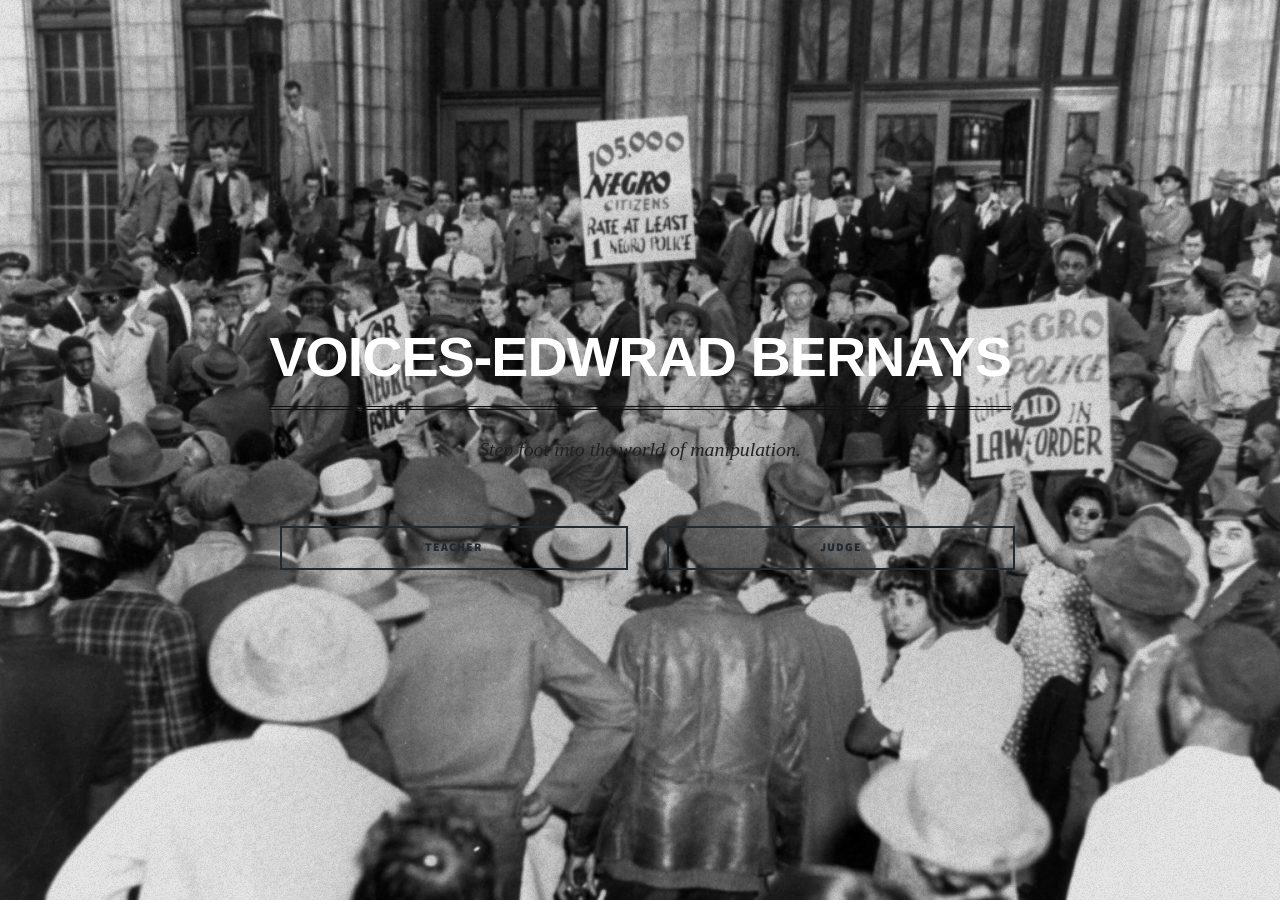
<file: index.html>
<!DOCTYPE HTML>
<html>
    <head>
        <title>Voices - Edward Bernays</title>
        <meta charset="utf-8" />
        <meta name="viewport" content="width=device-width, initial-scale=1, user-scalable=no" />
        <link rel="stylesheet" href="assets/css/main.css" />
        <noscript><link rel="stylesheet" href="assets/css/noscript.css" /></noscript>
        
        <style>
            /* Edward Bernays Institutional / Monochrome Typography Styles */
            body {
                background-color: #111111;
                font-family: 'Georgia', 'Times New Roman', serif;
            }

            /* Propaganda Splash Screen Animation */
            #splash-screen {
                position: fixed;
                top: 0;
                left: 0;
                width: 100vw;
                height: 100vh;
                background: #f4f1ea; /* Aged vintage document paper tone */
                display: flex;
                flex-direction: column;
                align-items: center;
                justify-content: center;
                z-index: 9999;
                animation: fadeOut 1.5s ease-in-out 3.5s forwards;
                border: 20px solid #111;
                box-sizing: border-box;
            }

            /* The Bernays Eye of Public Perception */
            .bernays-eye {
                width: 120px;
                height: 60px;
                background: transparent;
                border: 4px solid #111;
                border-radius: 50% 50%;
                position: relative;
                margin-bottom: 40px;
                display: flex;
                align-items: center;
                justify-content: center;
                overflow: hidden;
            }
            .bernays-eye::before {
                content: '';
                width: 40px;
                height: 40px;
                background: #111;
                border-radius: 50%;
                position: absolute;
                animation: scan 2.5s ease-in-out infinite;
            }

            #splash-screen h1 {
                font-family: 'Arial Black', Impact, sans-serif;
                color: #111;
                font-size: 2.8rem;
                letter-spacing: -1px;
                text-transform: uppercase;
                margin: 0;
                text-align: center;
                line-height: 1.1;
                animation: fadeIn 1s ease-in;
            }

            #splash-screen p {
                font-family: 'Courier New', Courier, monospace;
                color: #555555; /* Neutral dark gray instead of red */
                font-weight: bold;
                letter-spacing: 2px;
                font-size: 1rem;
                margin-top: 15px;
                text-transform: uppercase;
                animation: fadeIn 1.5s ease-in;
            }

            /* Keyframes for Animation Engine */
            @keyframes scan {
                0% { transform: translateX(-20px); }
                50% { transform: translateX(20px); }
                100% { transform: translateX(-20px); }
            }
            @keyframes fadeIn {
                from { opacity: 0; transform: translateY(10px); }
                to { opacity: 1; transform: translateY(0); }
            }
            @keyframes fadeOut {
                to { opacity: 0; visibility: hidden; }
            }

            /* Main Page - Intelligence Document Aesthetic */
            #wrapper {
                display: flex;
                flex-direction: column;
                align-items: center;
                justify-content: center;
                min-height: 100vh;
                padding: 4rem 2rem;
                text-align: center;
                box-sizing: border-box;
                background: #fcfbf7; /* Aged cream paper background */
                color: #111;
                max-width: 960px;
                margin: 0 auto;
                box-shadow: 0 0 40px rgba(0,0,0,0.6);
                border-left: 1px solid #ddd;
                border-right: 1px solid #ddd;
            }

            .classification-tag {
                font-family: 'Courier New', Courier, monospace;
                color: #111111;
                font-weight: bold;
                letter-spacing: 4px;
                text-transform: uppercase;
                font-size: 0.95rem;
                margin-bottom: 2rem;
                border: 2px dashed #111111;
                padding: 6px 15px;
                display: inline-block;
            }

            .main-header h1 {
                font-family: 'Arial Black', Impact, sans-serif;
                font-size: 3.8rem;
                color: #111;
                margin-bottom: 1.5rem;
                text-transform: uppercase;
                letter-spacing: -1px;
                line-height: 1;
                border-bottom: 4px double #111;
                padding-bottom: 20px;
                width: 100%;
            }

            .intro-text {
                font-size: 1.35rem;
                color: #222;
                max-width: 680px;
                margin: 0 auto 4rem auto;
                line-height: 1.8;
                font-family: 'Georgia', serif;
                font-style: italic;
            }

            /* Corporate News/PR Button Styling - Crisp Black & White */
            .actions.custom-actions {
                display: flex;
                gap: 25px;
                justify-content: center;
                flex-wrap: wrap;
                width: 100%;
                max-width: 750px;
                margin: 0 auto;
            }

            .actions.custom-actions li {
                flex: 1;
                min-width: 280px;
            }

            .actions.custom-actions a.button.primary {
                background-color: #111111 !important;
                color: #ffffff !important;
                border-radius: 0px; /* Sharp, rigid institutional corners */
                font-family: 'Courier New', Courier, monospace;
                font-weight: bold;
                font-size: 1.1rem;
                letter-spacing: 1px;
                text-transform: uppercase;
                box-shadow: none;
                border: 2px solid #111;
                padding: 0.75rem 0;
                transition: all 0.2s ease-in-out;
            }

            /* Pure inverted high-contrast shift on hover (No Red) */
            .actions.custom-actions a.button.primary:hover {
                background-color: transparent !important;
                color: #111111 !important;
                transform: none;
                box-shadow: inset 0 0 0 2px #111;
            }
        </style>
    </head>
    <body class="is-preload">

        <div id="splash-screen">
            <div class="bernays-eye"></div>
            <h1>The Engineering<br>of Consent</h1>
            <p>Voices - Edward Bernays</p>
        </div>

        <div id="wrapper">


            <header class="main-header">
				<h1 style="color:white">Voices-Edwrad Bernays</h1>
            </header>

            <p class="intro-text">
                Step foot into the world of manipulation.
            </p>

            <ul class="actions custom-actions fit">
                <li><a href="modified.html" class="button">Teacher</a></li>
                <li><a href="main.html" class="button">Judge</a></li>
            </ul>

        </div>

        <script src="assets/js/jquery.min.js"></script>
        <script src="assets/js/jquery.scrollex.min.js"></script>
        <script src="assets/js/jquery.scrolly.min.js"></script>
        <script src="assets/js/browser.min.js"></script>
        <script src="assets/js/breakpoints.min.js"></script>
        <script src="assets/js/util.js"></script>
        <script src="assets/js/main.js"></script>
        
        <script>
            window.addEventListener('load', function() {
                setTimeout(function() {
                    var splash = document.getElementById('splash-screen');
                    if (splash) {
                        splash.style.display = 'none';
                    }
                }, 5000); // 3.5s delay + 1.5s fadeOut animation execution time
            });
        </script>

    </body>
</html>
</file>
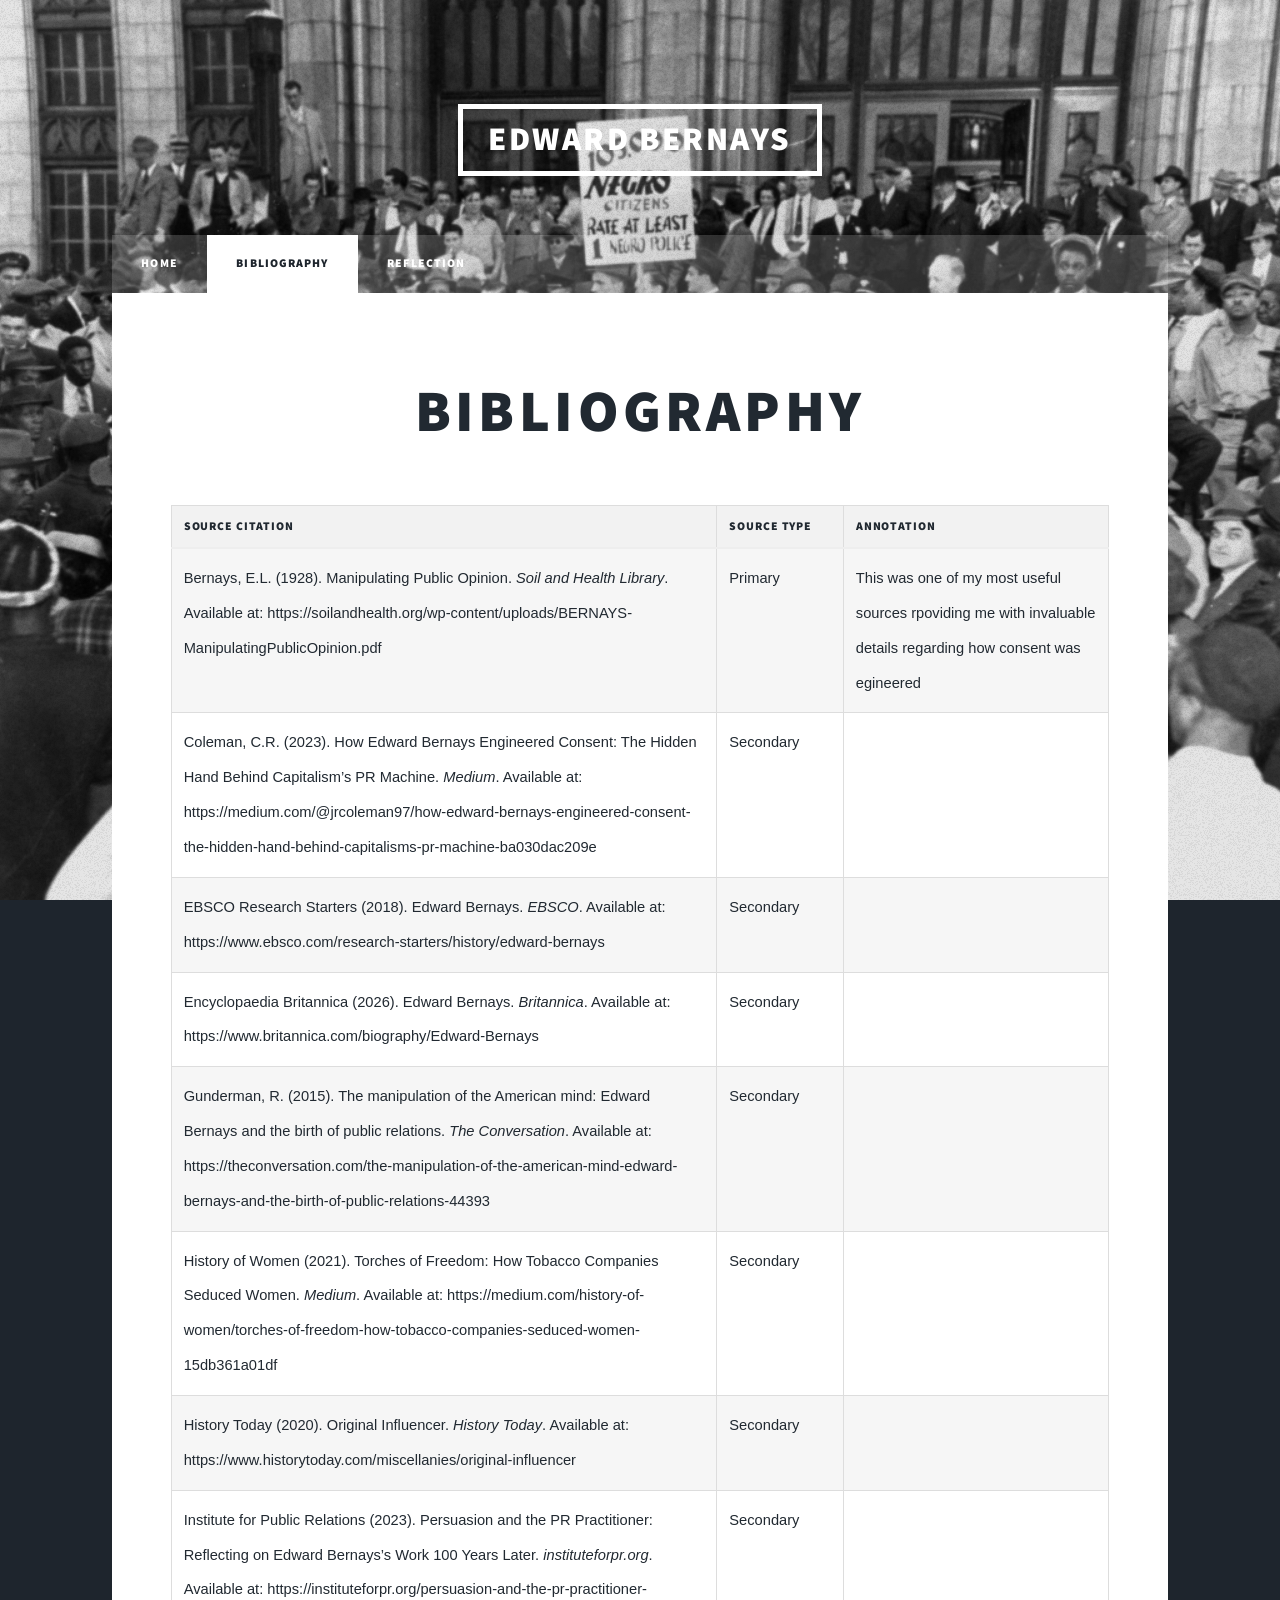
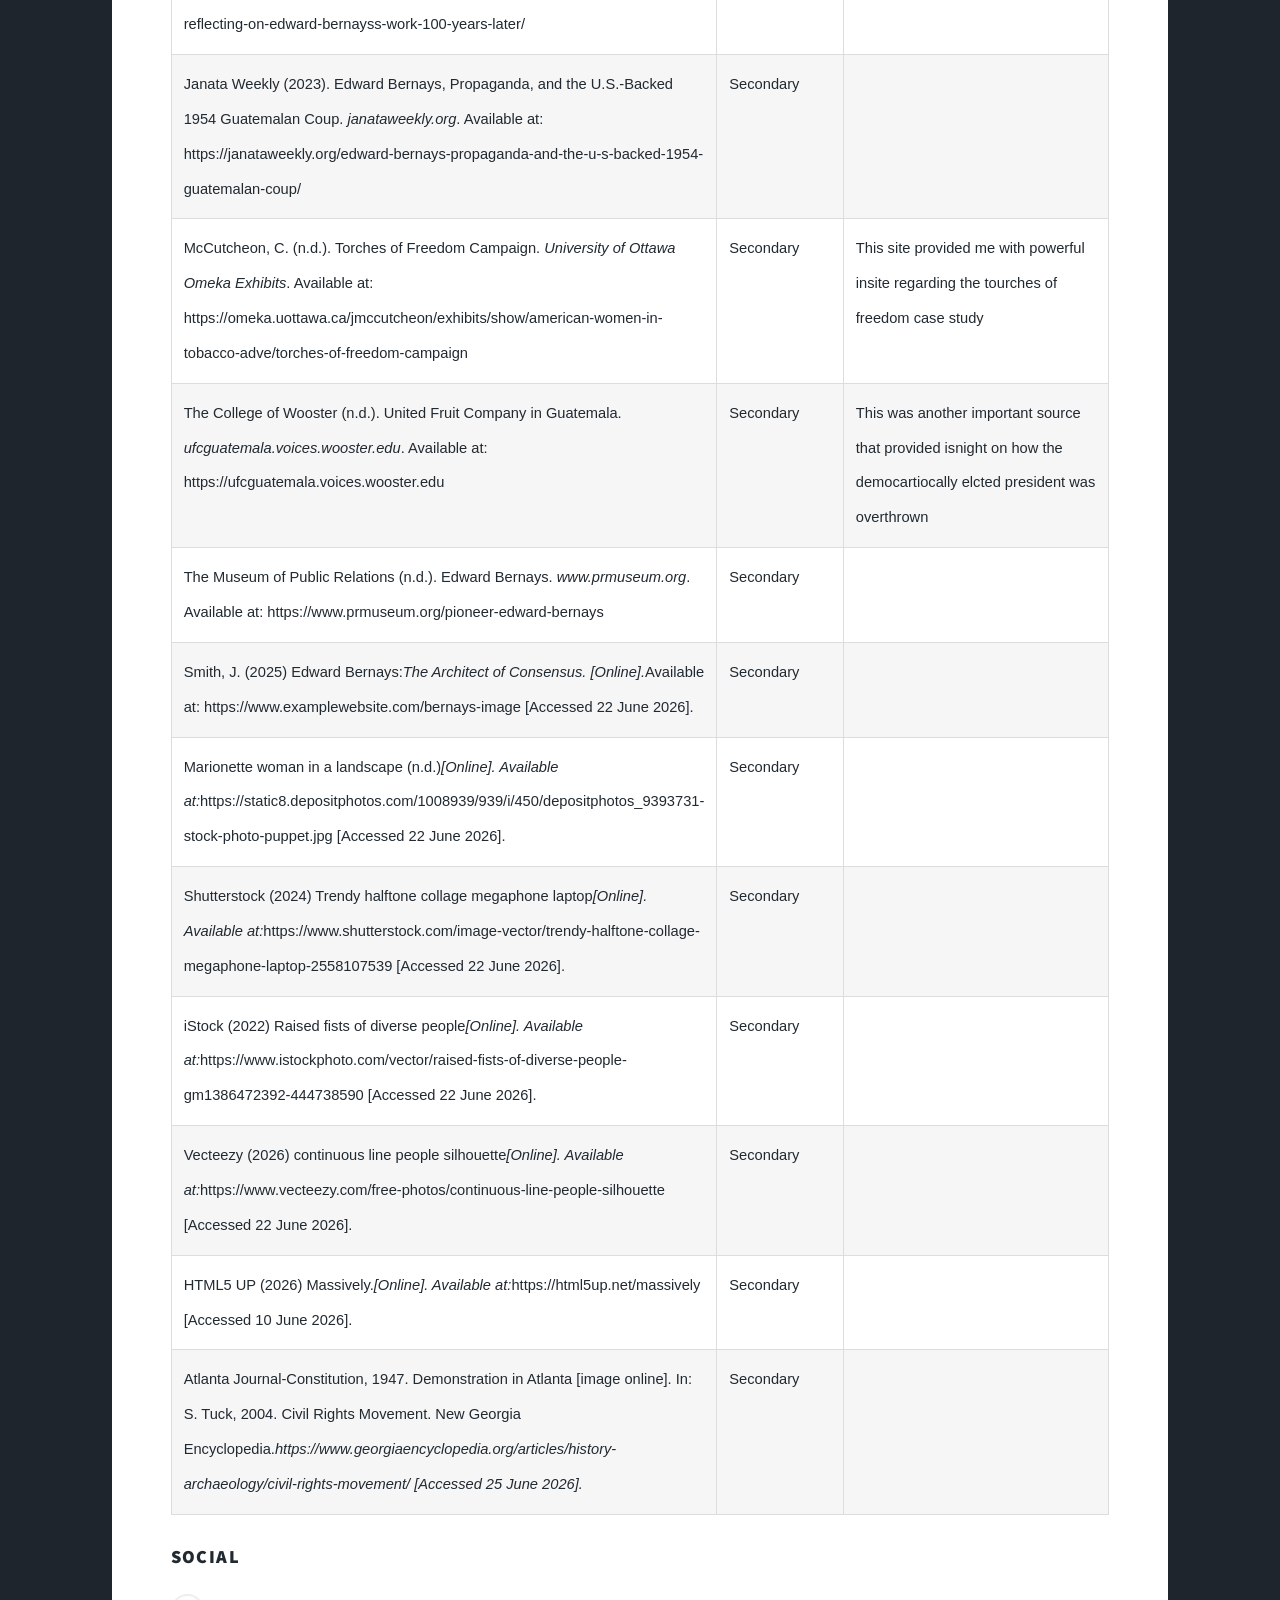
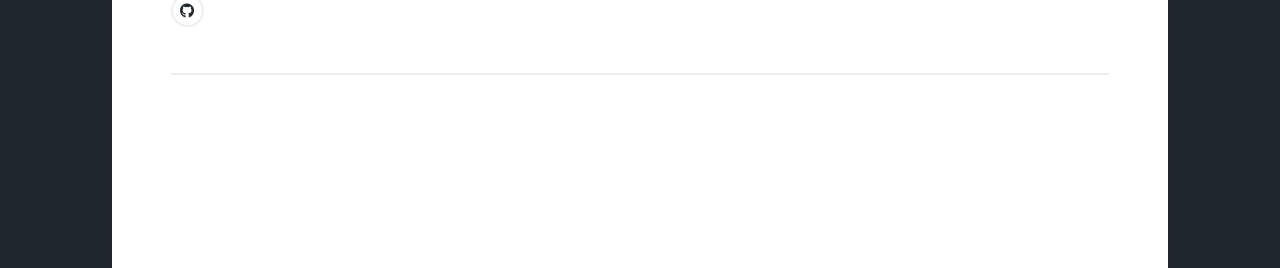
<file: Bibliography.html>
<!DOCTYPE HTML>
<!--
	Massively by HTML5 UP
	html5up.net | @ajlkn
	Free for personal and commercial use under the CCA 3.0 license (html5up.net/license)
-->
<html>
	<head>
		<title>NHC</title>
		<meta charset="utf-8" />
		<meta name="viewport" content="width=device-width, initial-scale=1, user-scalable=no" />
		<link rel="stylesheet" href="assets/css/main.css" />
		<noscript><link rel="stylesheet" href="assets/css/noscript.css" /></noscript>
	</head>
	<body class="is-preload">

		<!-- Wrapper -->
			<div id="wrapper">

				<!-- Header -->
					<header id="header">
						<a href="index.html" class="logo">Edward Bernays</a>
					</header>

				<!-- Nav -->
					<nav id="nav">
						<ul class="links">
							<li><a href="index.html">Home</a></li>
							<li class="active"><a href="Bibliography.html">Bibliography</a></li>
							<li><a href="generic.html">reflection</a></li>
						</ul>
						<ul class="icons">
						</ul>
					</nav>

				<!-- Main -->
					<div id="main">

						<!-- Post -->
							<section class="post">
								<header class="major">
									<h1>Bibliography</h1>
								</header>
								<!-- Table -->
									<div class="table-wrapper">
										<table style="width: 100%; border-collapse: collapse; font-family: sans-serif; text-align: left;">
  <thead>
    <tr style="background-color: #f2f2f2;">
      <th style="border: 1px solid #dddddd; padding: 12px; width: 50%;">Source Citation</th>
      <th style="border: 1px solid #dddddd; padding: 12px; width: 15%;">Source Type</th>
      <th style="border: 1px solid #dddddd; padding: 12px; width: 35%;">Annotation</th>
    </tr>
  </thead>
  <tbody>
    <!-- Primary Sources -->
    <tr>
      <td style="border: 1px solid #dddddd; padding: 12px;">Bernays, E.L. (1928). Manipulating Public Opinion. <em>Soil and Health Library</em>. Available at: https://soilandhealth.org/wp-content/uploads/BERNAYS-ManipulatingPublicOpinion.pdf</td>
      <td style="border: 1px solid #dddddd; padding: 12px;">Primary</td>
      <td style="border: 1px solid #dddddd; padding: 12px;">This was one of my most useful sources rpoviding me with invaluable details regarding how consent was egineered</td>
    </tr>
    <!-- Secondary Sources -->
    <tr>
      <td style="border: 1px solid #dddddd; padding: 12px;">Coleman, C.R. (2023). How Edward Bernays Engineered Consent: The Hidden Hand Behind Capitalism’s PR Machine. <em>Medium</em>. Available at: https://medium.com/@jrcoleman97/how-edward-bernays-engineered-consent-the-hidden-hand-behind-capitalisms-pr-machine-ba030dac209e</td>
      <td style="border: 1px solid #dddddd; padding: 12px;">Secondary</td>
      <td style="border: 1px solid #dddddd; padding: 12px;"></td>
    </tr>
    <tr>
      <td style="border: 1px solid #dddddd; padding: 12px;">EBSCO Research Starters (2018). Edward Bernays. <em>EBSCO</em>. Available at: https://www.ebsco.com/research-starters/history/edward-bernays</td>
      <td style="border: 1px solid #dddddd; padding: 12px;">Secondary</td>
      <td style="border: 1px solid #dddddd; padding: 12px;"></td>
    </tr>
    <tr>
      <td style="border: 1px solid #dddddd; padding: 12px;">Encyclopaedia Britannica (2026). Edward Bernays. <em>Britannica</em>. Available at: https://www.britannica.com/biography/Edward-Bernays</td>
      <td style="border: 1px solid #dddddd; padding: 12px;">Secondary</td>
      <td style="border: 1px solid #dddddd; padding: 12px;"></td>
    </tr>
    <tr>
      <td style="border: 1px solid #dddddd; padding: 12px;">Gunderman, R. (2015). The manipulation of the American mind: Edward Bernays and the birth of public relations. <em>The Conversation</em>. Available at: https://theconversation.com/the-manipulation-of-the-american-mind-edward-bernays-and-the-birth-of-public-relations-44393</td>
      <td style="border: 1px solid #dddddd; padding: 12px;">Secondary</td>
      <td style="border: 1px solid #dddddd; padding: 12px;"></td>
    </tr>
    <tr>
      <td style="border: 1px solid #dddddd; padding: 12px;">History of Women (2021). Torches of Freedom: How Tobacco Companies Seduced Women. <em>Medium</em>. Available at: https://medium.com/history-of-women/torches-of-freedom-how-tobacco-companies-seduced-women-15db361a01df</td>
      <td style="border: 1px solid #dddddd; padding: 12px;">Secondary</td>
      <td style="border: 1px solid #dddddd; padding: 12px;"></td>
    </tr>
    <tr>
      <td style="border: 1px solid #dddddd; padding: 12px;">History Today (2020). Original Influencer. <em>History Today</em>. Available at: https://www.historytoday.com/miscellanies/original-influencer</td>
      <td style="border: 1px solid #dddddd; padding: 12px;">Secondary</td>
      <td style="border: 1px solid #dddddd; padding: 12px;"></td>
    </tr>
    <tr>
      <td style="border: 1px solid #dddddd; padding: 12px;">Institute for Public Relations (2023). Persuasion and the PR Practitioner: Reflecting on Edward Bernays’s Work 100 Years Later. <em>instituteforpr.org</em>. Available at: https://instituteforpr.org/persuasion-and-the-pr-practitioner-reflecting-on-edward-bernayss-work-100-years-later/</td>
      <td style="border: 1px solid #dddddd; padding: 12px;">Secondary</td>
      <td style="border: 1px solid #dddddd; padding: 12px;"></td>
    </tr>
    <tr>
      <td style="border: 1px solid #dddddd; padding: 12px;">Janata Weekly (2023). Edward Bernays, Propaganda, and the U.S.-Backed 1954 Guatemalan Coup. <em>janataweekly.org</em>. Available at: https://janataweekly.org/edward-bernays-propaganda-and-the-u-s-backed-1954-guatemalan-coup/</td>
      <td style="border: 1px solid #dddddd; padding: 12px;">Secondary</td>
      <td style="border: 1px solid #dddddd; padding: 12px;"></td>
    </tr>
    <tr>
      <td style="border: 1px solid #dddddd; padding: 12px;">McCutcheon, C. (n.d.). Torches of Freedom Campaign. <em>University of Ottawa Omeka Exhibits</em>. Available at: https://omeka.uottawa.ca/jmccutcheon/exhibits/show/american-women-in-tobacco-adve/torches-of-freedom-campaign</td>
      <td style="border: 1px solid #dddddd; padding: 12px;">Secondary</td>
      <td style="border: 1px solid #dddddd; padding: 12px;">This site provided me with powerful insite regarding the tourches of freedom case study</td>
    </tr>
    <tr>
      <td style="border: 1px solid #dddddd; padding: 12px;">The College of Wooster (n.d.). United Fruit Company in Guatemala. <em>ufcguatemala.voices.wooster.edu</em>. Available at: https://ufcguatemala.voices.wooster.edu</td>
      <td style="border: 1px solid #dddddd; padding: 12px;">Secondary</td>
      <td style="border: 1px solid #dddddd; padding: 12px;">This was another important source that provided isnight on how the democartiocally elcted president was overthrown</td>
    </tr>
    <tr>
      <td style="border: 1px solid #dddddd; padding: 12px;">The Museum of Public Relations (n.d.). Edward Bernays. <em>www.prmuseum.org</em>. Available at: https://www.prmuseum.org/pioneer-edward-bernays</td>
      <td style="border: 1px solid #dddddd; padding: 12px;">Secondary</td>
      <td style="border: 1px solid #dddddd; padding: 12px;"></td>
    </tr>
	<tr>
      <td style="border: 1px solid #dddddd; padding: 12px;">Smith, J. (2025) Edward Bernays:<em>The Architect of Consensus. [Online].</em>Available at: https://www.examplewebsite.com/bernays-image [Accessed 22 June 2026].</td>
      <td style="border: 1px solid #dddddd; padding: 12px;">Secondary</td>
      <td style="border: 1px solid #dddddd; padding: 12px;"></td>
    </tr>
	<tr>
      <td style="border: 1px solid #dddddd; padding: 12px;">Marionette woman in a landscape (n.d.)<em>[Online]. Available at:</em>https://static8.depositphotos.com/1008939/939/i/450/depositphotos_9393731-stock-photo-puppet.jpg [Accessed 22 June 2026].</td>
      <td style="border: 1px solid #dddddd; padding: 12px;">Secondary</td>
      <td style="border: 1px solid #dddddd; padding: 12px;"></td>
    </tr>
	<tr>
      <td style="border: 1px solid #dddddd; padding: 12px;">Shutterstock (2024) Trendy halftone collage megaphone laptop<em>[Online]. Available at:</em>https://www.shutterstock.com/image-vector/trendy-halftone-collage-megaphone-laptop-2558107539 [Accessed 22 June 2026].</td>
      <td style="border: 1px solid #dddddd; padding: 12px;">Secondary</td>
      <td style="border: 1px solid #dddddd; padding: 12px;"></td>
    </tr>
	<tr>
      <td style="border: 1px solid #dddddd; padding: 12px;">iStock (2022) Raised fists of diverse people<em>[Online]. Available at:</em>https://www.istockphoto.com/vector/raised-fists-of-diverse-people-gm1386472392-444738590 [Accessed 22 June 2026].</td>
      <td style="border: 1px solid #dddddd; padding: 12px;">Secondary</td>
      <td style="border: 1px solid #dddddd; padding: 12px;"></td>
    </tr>
	<tr>
      <td style="border: 1px solid #dddddd; padding: 12px;">Vecteezy (2026) continuous line people silhouette<em>[Online]. Available at:</em>https://www.vecteezy.com/free-photos/continuous-line-people-silhouette [Accessed 22 June 2026].</td>
      <td style="border: 1px solid #dddddd; padding: 12px;">Secondary</td>
      <td style="border: 1px solid #dddddd; padding: 12px;"></td>
    </tr>
	<tr>
      <td style="border: 1px solid #dddddd; padding: 12px;">HTML5 UP (2026) Massively.<em>[Online]. Available at:</em>https://html5up.net/massively [Accessed 10 June 2026].</td>
      <td style="border: 1px solid #dddddd; padding: 12px;">Secondary</td>
      <td style="border: 1px solid #dddddd; padding: 12px;"></td>
    </tr>
  <tr>
      <td style="border: 1px solid #dddddd; padding: 12px;">Atlanta Journal-Constitution, 1947. Demonstration in Atlanta [image online]. In: S. Tuck, 2004. Civil Rights Movement. New Georgia Encyclopedia.<em>https://www.georgiaencyclopedia.org/articles/history-archaeology/civil-rights-movement/ [Accessed 25 June 2026].</td>
      <td style="border: 1px solid #dddddd; padding: 12px;">Secondary</td>
      <td style="border: 1px solid #dddddd; padding: 12px;"></td>
    </tr>
  </tbody>
</table>
									</div>

								<h3>Social</h3>
								<ul class="icons alt">
									<li><a href="#" class="icon brands alt fa-github"><span class="label">GitHub</span></a></li>
									<hr />
				<!-- Copyright -->
					<div id="copyright">
						<ul><li>&copy; Untitled</li><li>Design: <a href="https://html5up.net">HTML5 UP</a></li></ul>
					</div>

			</div>

		<!-- Scripts -->
			<script src="assets/js/jquery.min.js"></script>
			<script src="assets/js/jquery.scrollex.min.js"></script>
			<script src="assets/js/jquery.scrolly.min.js"></script>
			<script src="assets/js/browser.min.js"></script>
			<script src="assets/js/breakpoints.min.js"></script>
			<script src="assets/js/util.js"></script>
			<script src="assets/js/main.js"></script>

	</body>
</html>
</file>
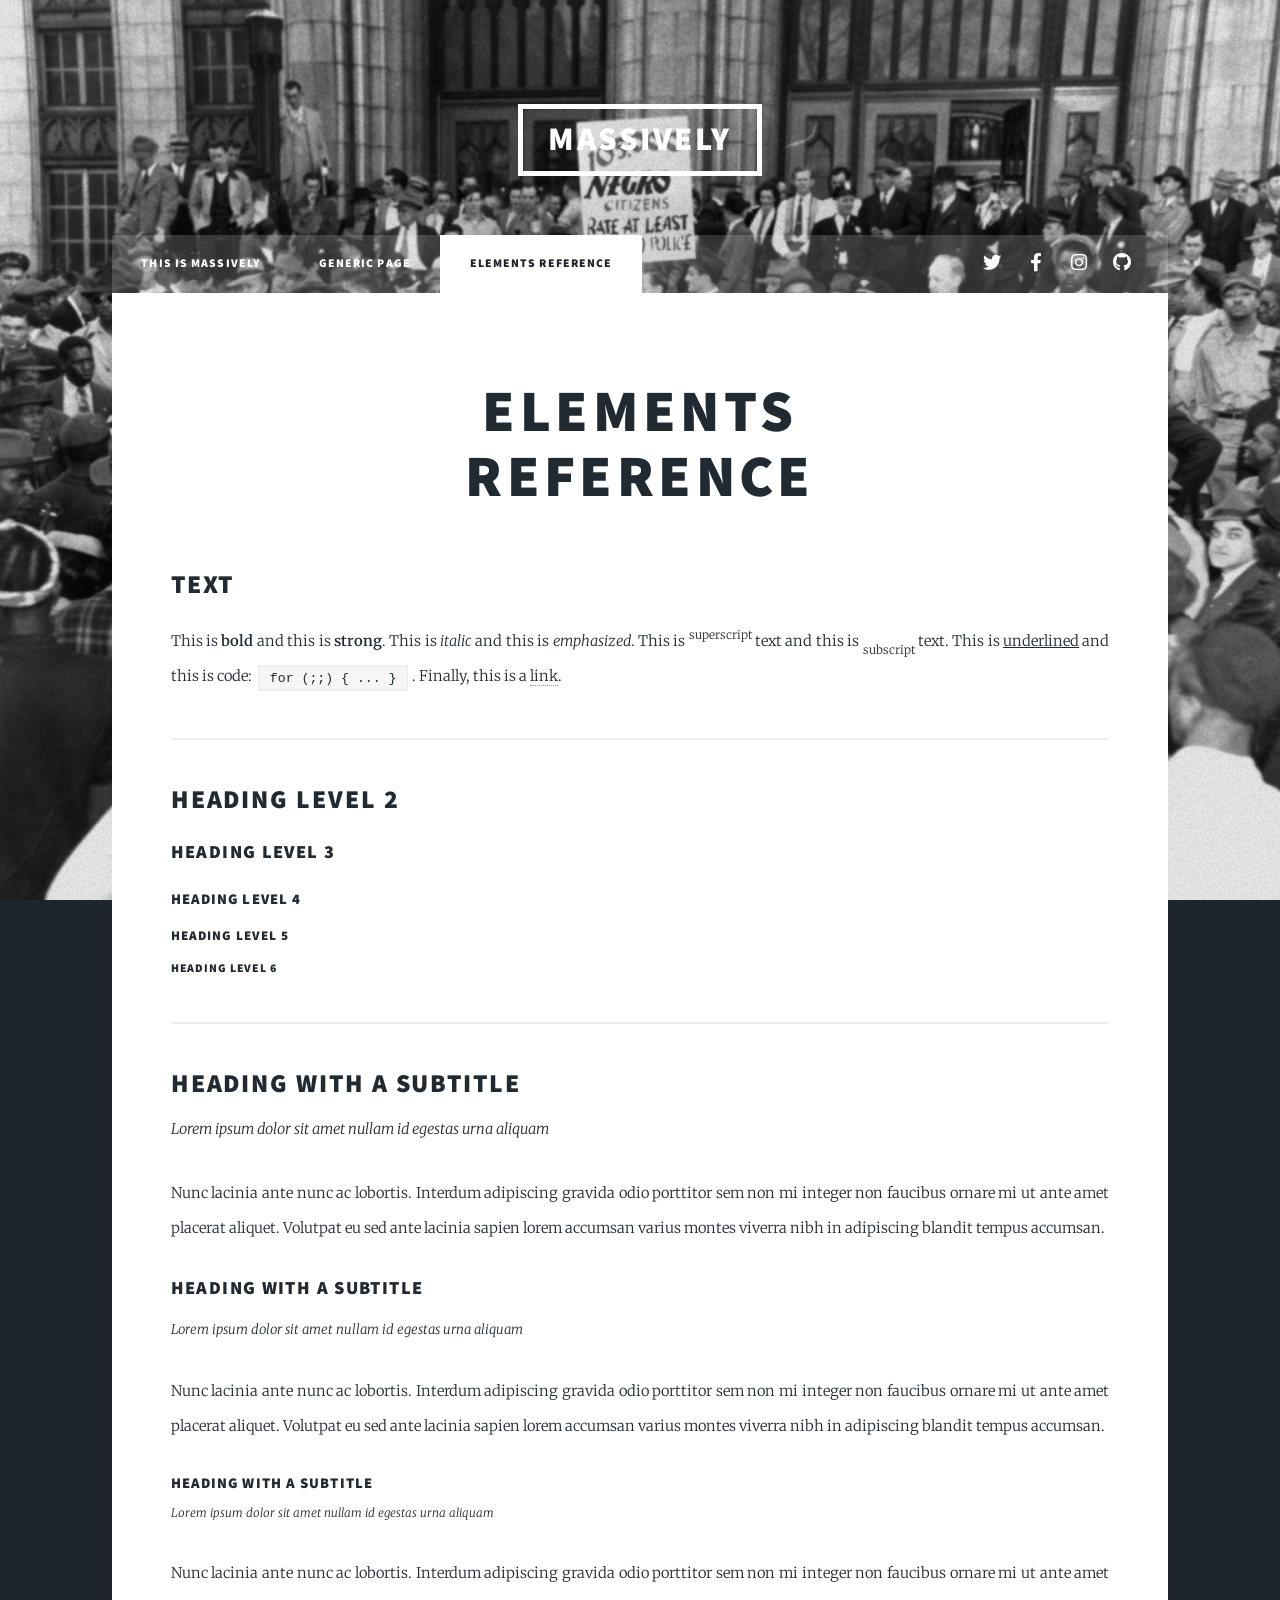
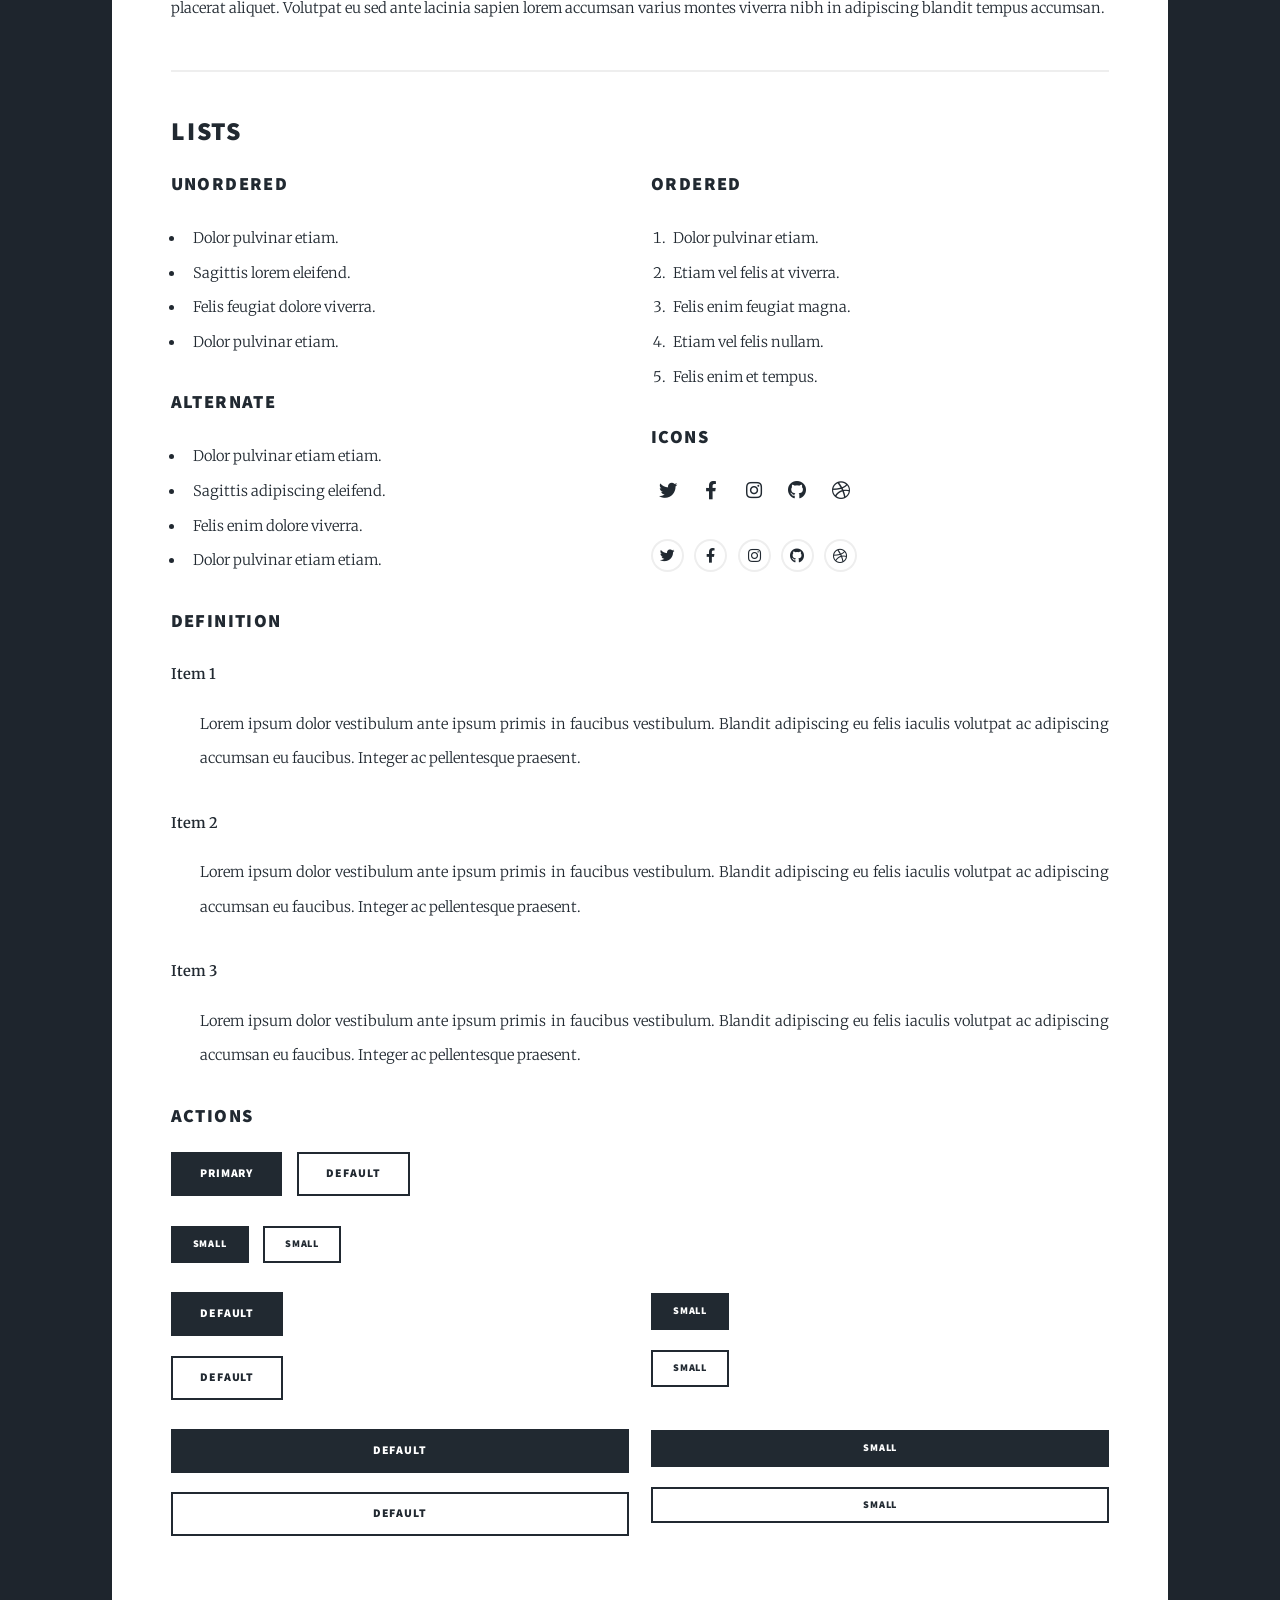
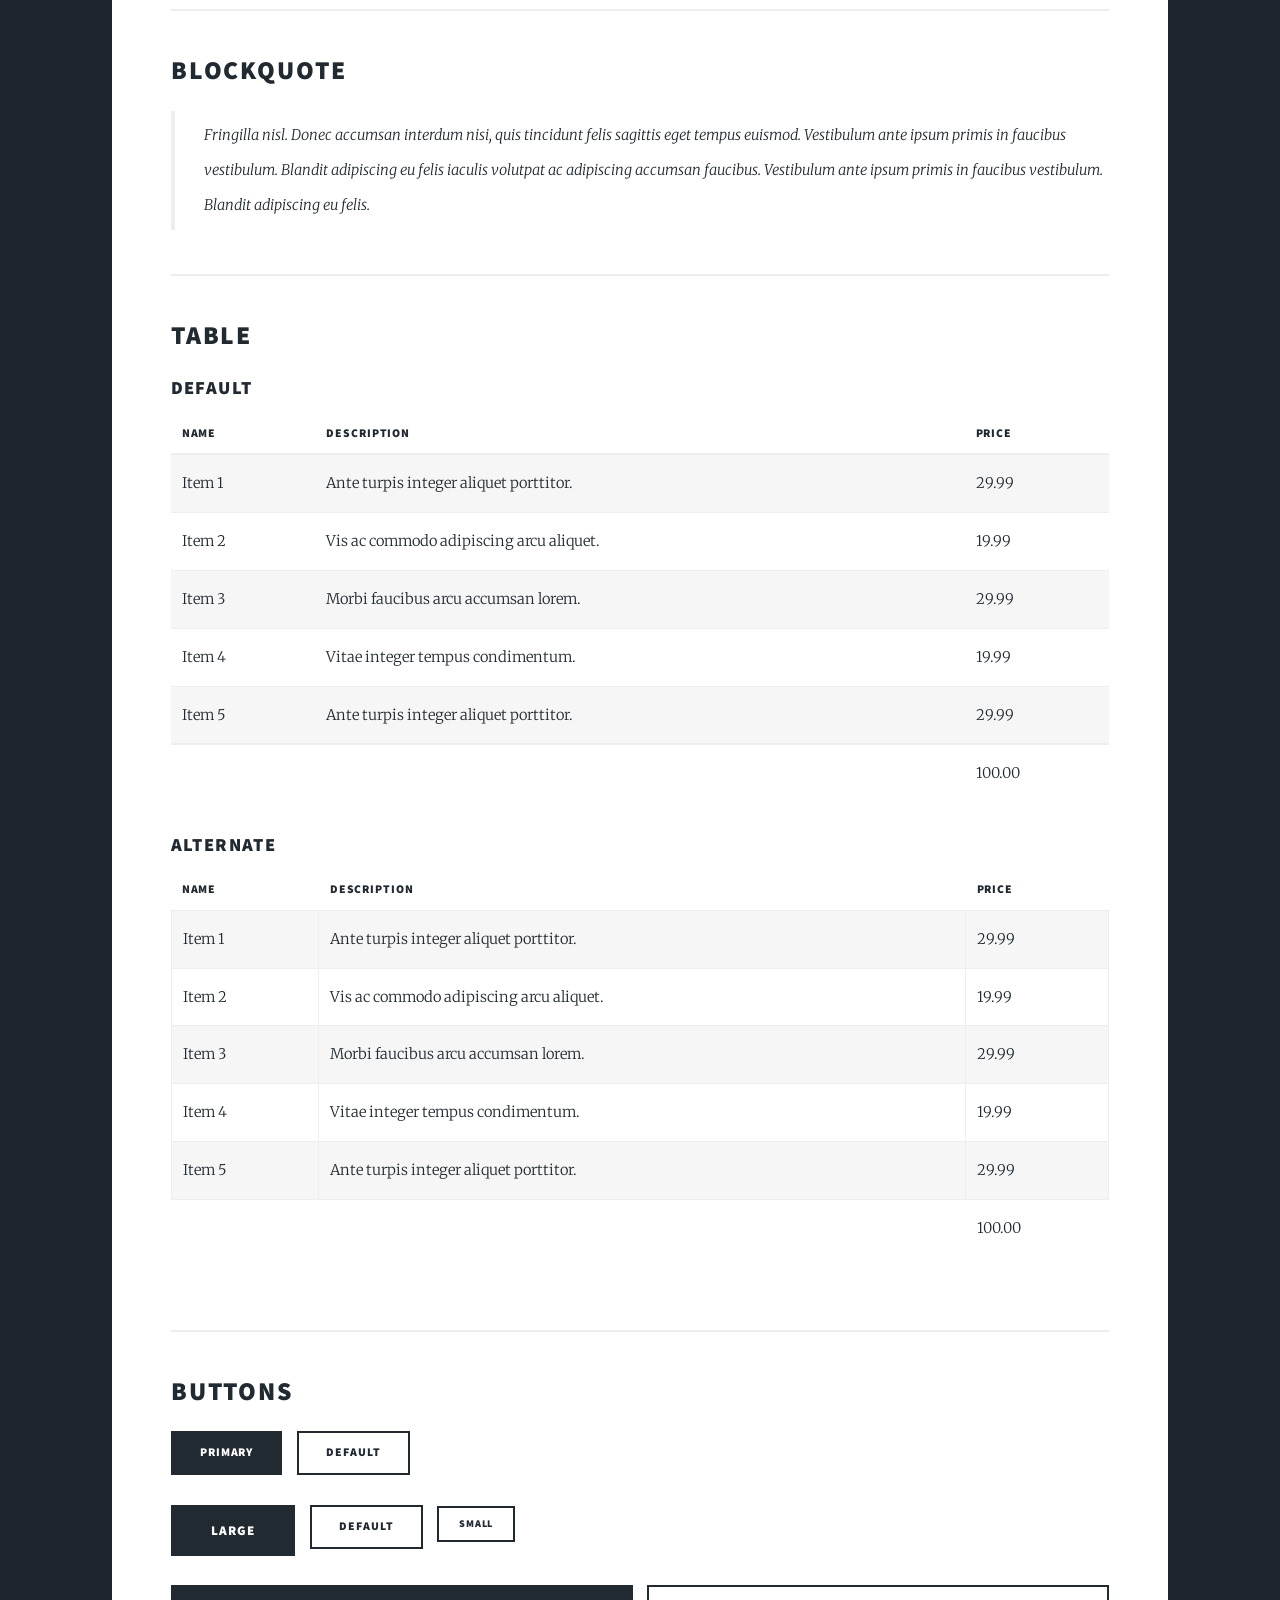
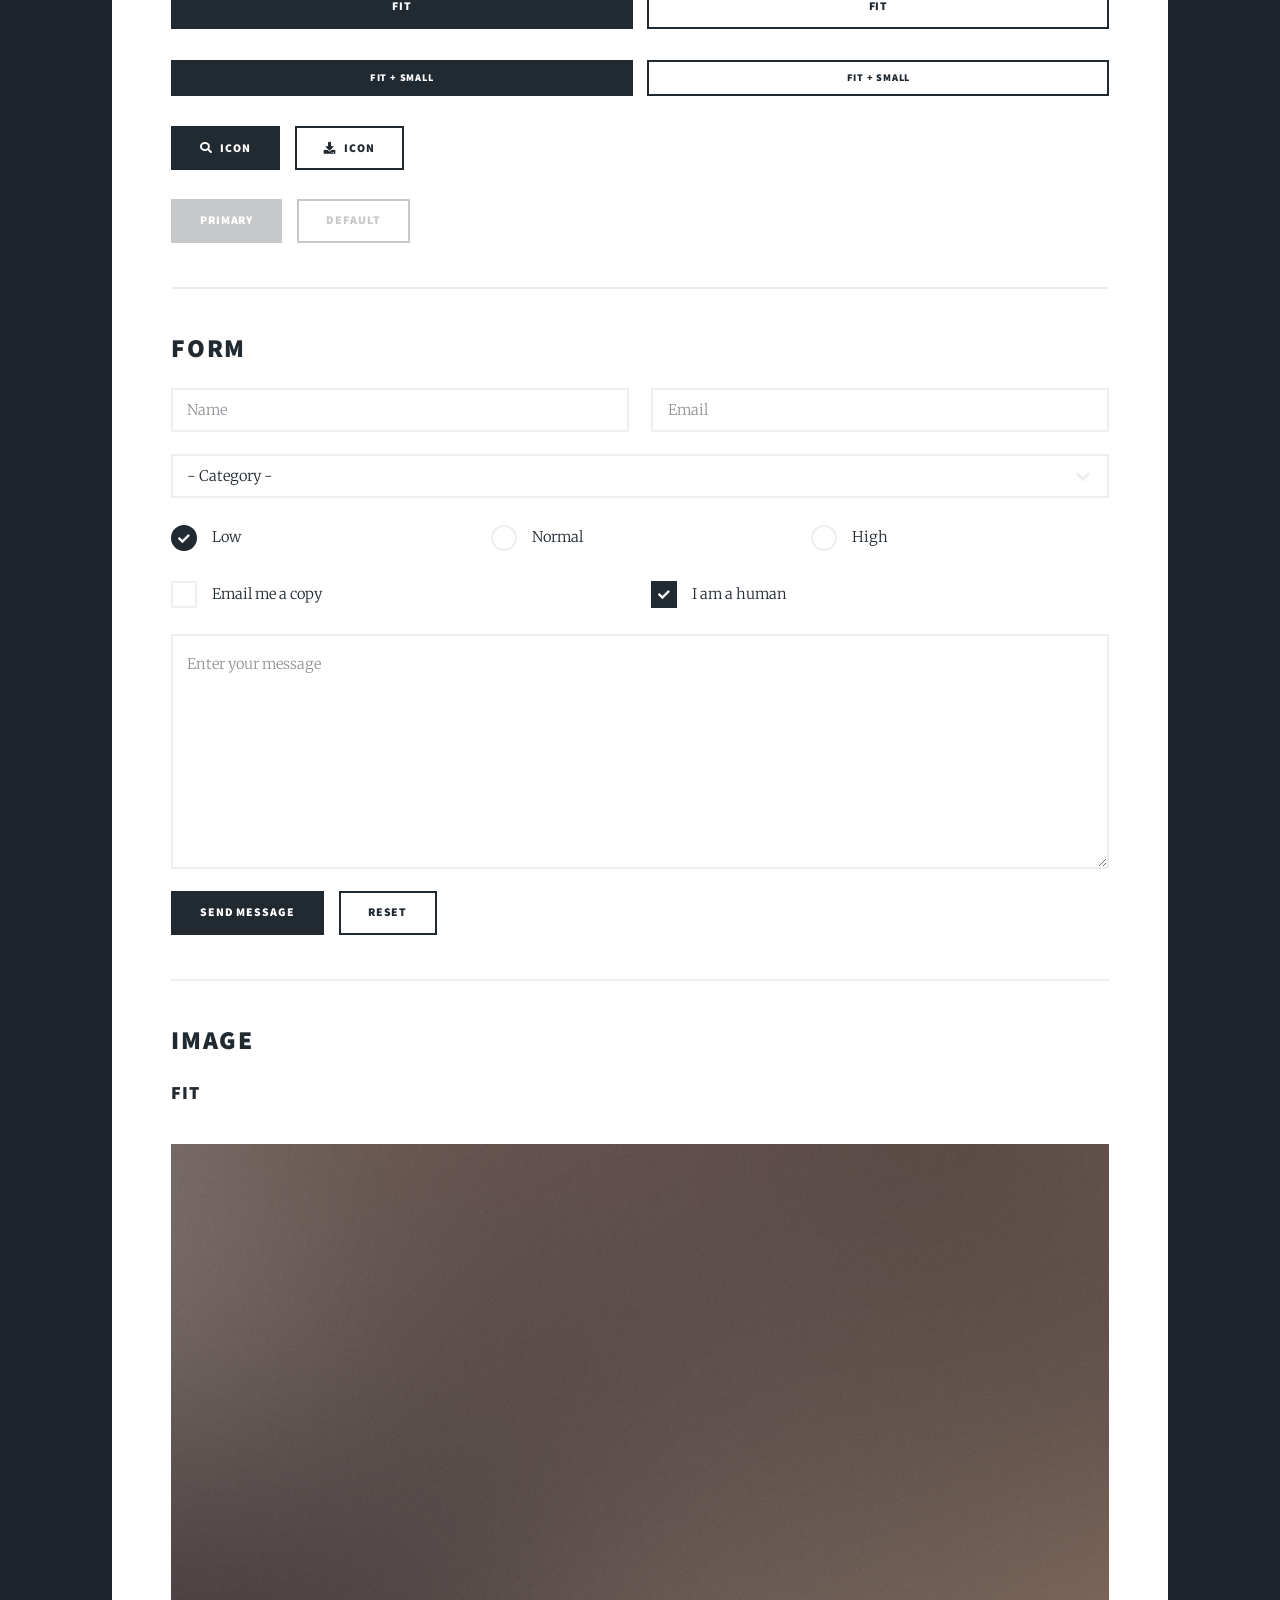
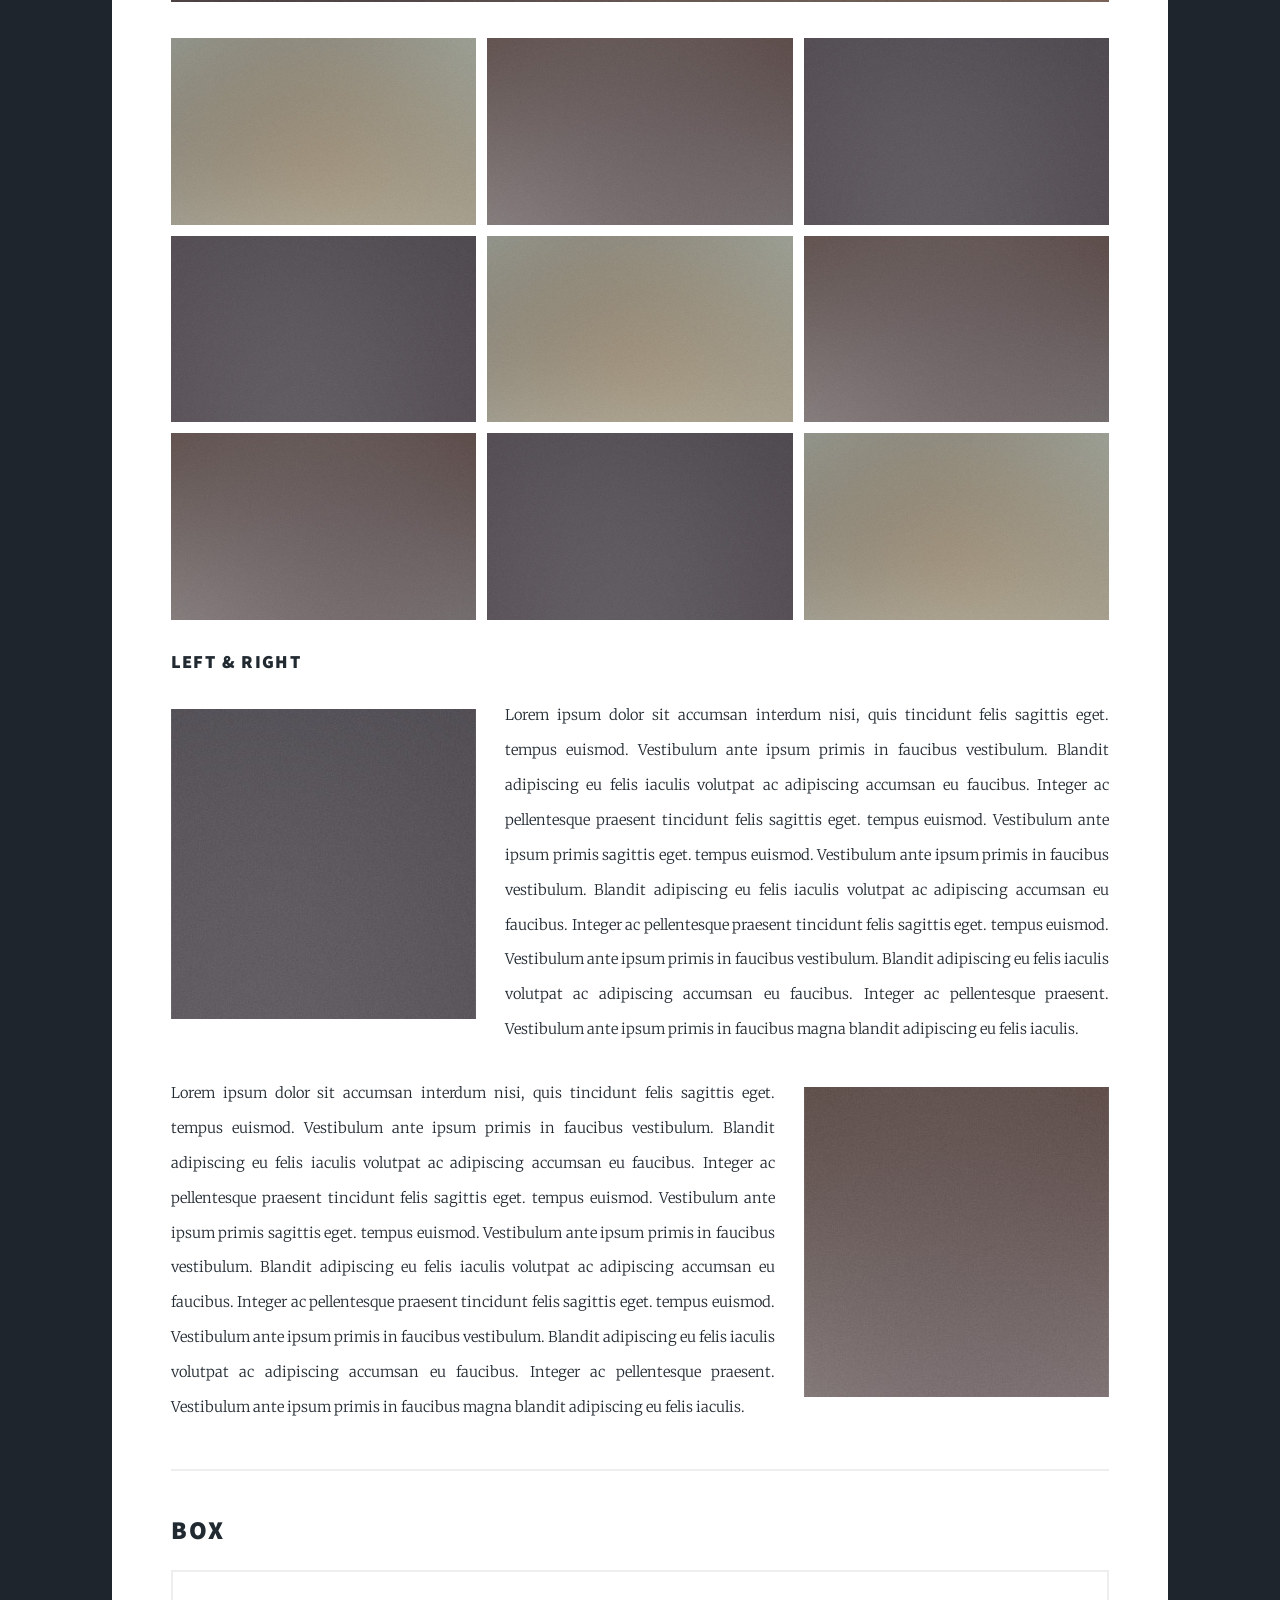
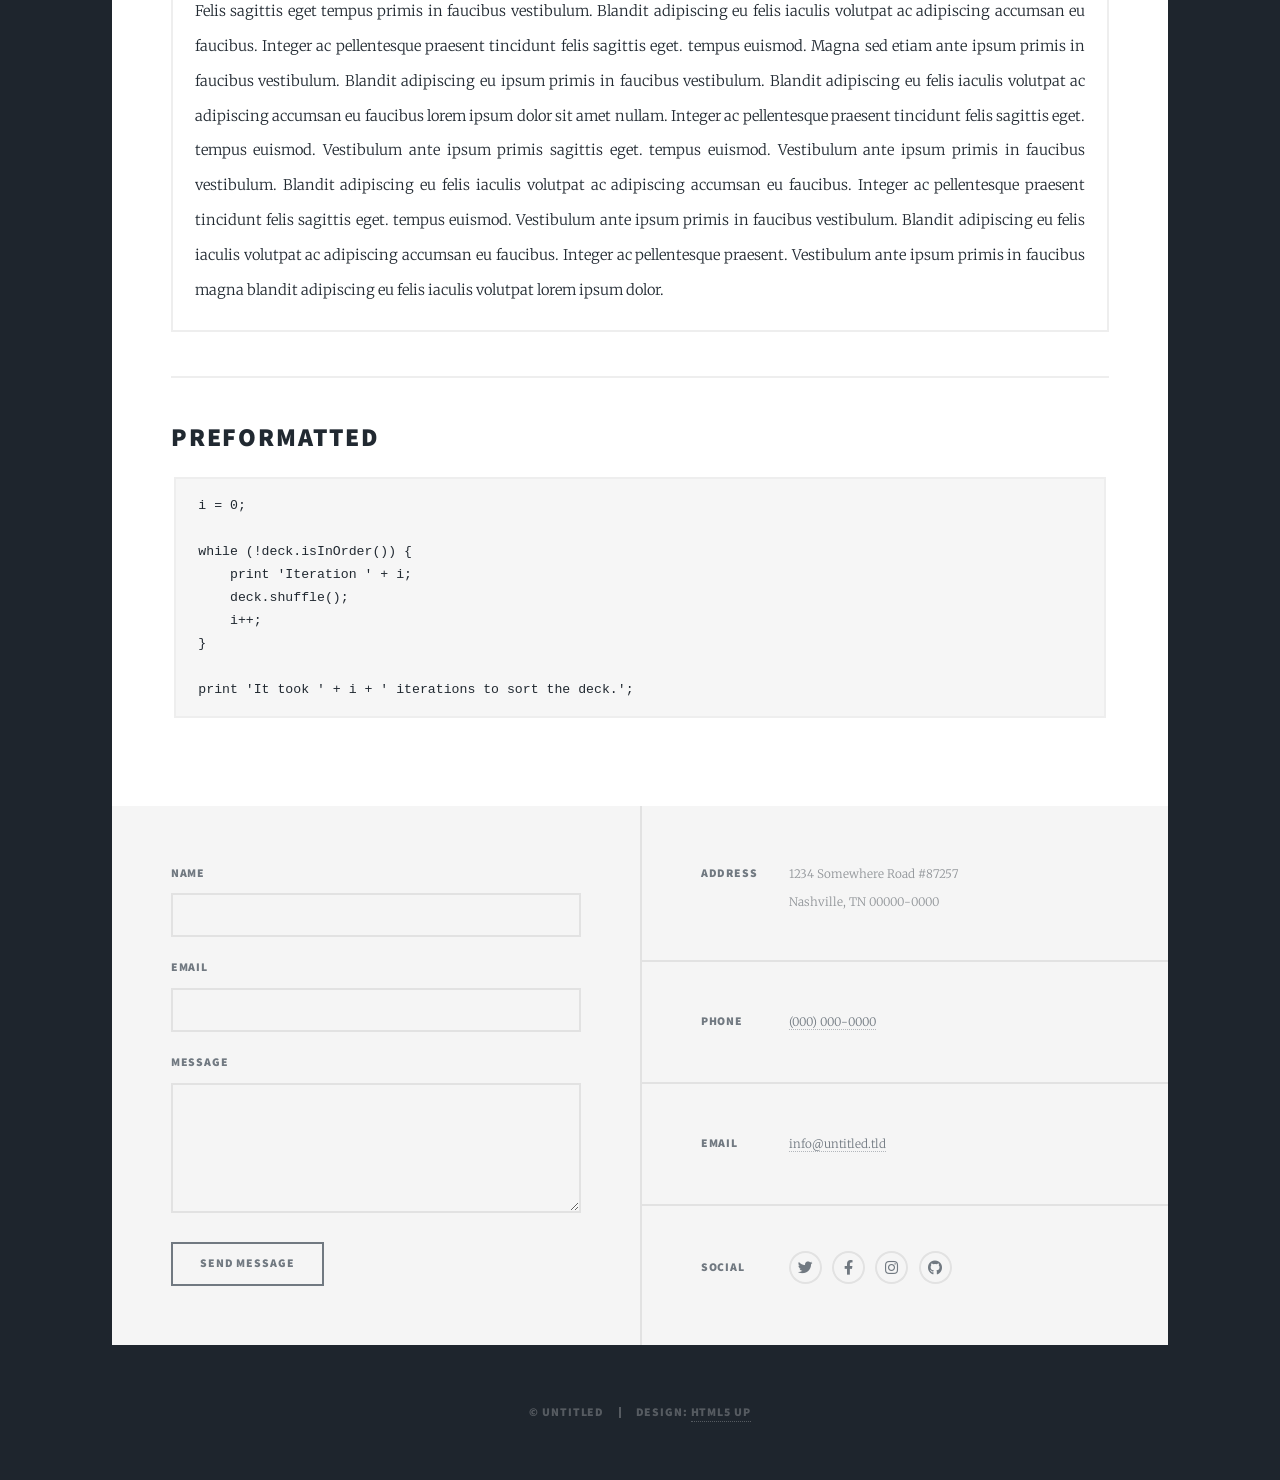
<file: elements.html>
<!DOCTYPE HTML>
<!--
	Massively by HTML5 UP
	html5up.net | @ajlkn
	Free for personal and commercial use under the CCA 3.0 license (html5up.net/license)
-->
<html>
	<head>
		<title>Elements Reference - Massively by HTML5 UP</title>
		<meta charset="utf-8" />
		<meta name="viewport" content="width=device-width, initial-scale=1, user-scalable=no" />
		<link rel="stylesheet" href="assets/css/main.css" />
		<noscript><link rel="stylesheet" href="assets/css/noscript.css" /></noscript>
	</head>
	<body class="is-preload">

		<!-- Wrapper -->
			<div id="wrapper">

				<!-- Header -->
					<header id="header">
						<a href="index.html" class="logo">Massively</a>
					</header>

				<!-- Nav -->
					<nav id="nav">
						<ul class="links">
							<li><a href="index.html">This is Massively</a></li>
							<li><a href="generic.html">Generic Page</a></li>
							<li class="active"><a href="elements.html">Elements Reference</a></li>
						</ul>
						<ul class="icons">
							<li><a href="#" class="icon brands fa-twitter"><span class="label">Twitter</span></a></li>
							<li><a href="#" class="icon brands fa-facebook-f"><span class="label">Facebook</span></a></li>
							<li><a href="#" class="icon brands fa-instagram"><span class="label">Instagram</span></a></li>
							<li><a href="#" class="icon brands fa-github"><span class="label">GitHub</span></a></li>
						</ul>
					</nav>

				<!-- Main -->
					<div id="main">

						<!-- Post -->
							<section class="post">
								<header class="major">
									<h1>Elements<br />
									Reference</h1>
								</header>

								<!-- Text stuff -->
									<h2>Text</h2>
									<p>This is <b>bold</b> and this is <strong>strong</strong>. This is <i>italic</i> and this is <em>emphasized</em>.
									This is <sup>superscript</sup> text and this is <sub>subscript</sub> text.
									This is <u>underlined</u> and this is code: <code>for (;;) { ... }</code>.
									Finally, this is a <a href="#">link</a>.</p>
									<hr />
									<h2>Heading Level 2</h2>
									<h3>Heading Level 3</h3>
									<h4>Heading Level 4</h4>
									<h5>Heading Level 5</h5>
									<h6>Heading Level 6</h6>
									<hr />
									<header>
										<h2>Heading with a Subtitle</h2>
										<p>Lorem ipsum dolor sit amet nullam id egestas urna aliquam</p>
									</header>
									<p>Nunc lacinia ante nunc ac lobortis. Interdum adipiscing gravida odio porttitor sem non mi integer non faucibus ornare mi ut ante amet placerat aliquet. Volutpat eu sed ante lacinia sapien lorem accumsan varius montes viverra nibh in adipiscing blandit tempus accumsan.</p>
									<header>
										<h3>Heading with a Subtitle</h3>
										<p>Lorem ipsum dolor sit amet nullam id egestas urna aliquam</p>
									</header>
									<p>Nunc lacinia ante nunc ac lobortis. Interdum adipiscing gravida odio porttitor sem non mi integer non faucibus ornare mi ut ante amet placerat aliquet. Volutpat eu sed ante lacinia sapien lorem accumsan varius montes viverra nibh in adipiscing blandit tempus accumsan.</p>
									<header>
										<h4>Heading with a Subtitle</h4>
										<p>Lorem ipsum dolor sit amet nullam id egestas urna aliquam</p>
									</header>
									<p>Nunc lacinia ante nunc ac lobortis. Interdum adipiscing gravida odio porttitor sem non mi integer non faucibus ornare mi ut ante amet placerat aliquet. Volutpat eu sed ante lacinia sapien lorem accumsan varius montes viverra nibh in adipiscing blandit tempus accumsan.</p>

									<hr />

								<!-- Lists -->
									<h2>Lists</h2>
									<div class="row">
										<div class="col-6 col-12-small">

											<h3>Unordered</h3>
											<ul>
												<li>Dolor pulvinar etiam.</li>
												<li>Sagittis lorem eleifend.</li>
												<li>Felis feugiat dolore viverra.</li>
												<li>Dolor pulvinar etiam.</li>
											</ul>

											<h3>Alternate</h3>
											<ul class="alt">
												<li>Dolor pulvinar etiam etiam.</li>
												<li>Sagittis adipiscing eleifend.</li>
												<li>Felis enim dolore viverra.</li>
												<li>Dolor pulvinar etiam etiam.</li>
											</ul>

										</div>
										<div class="col-6 col-12-small">

											<h3>Ordered</h3>
											<ol>
												<li>Dolor pulvinar etiam.</li>
												<li>Etiam vel felis at viverra.</li>
												<li>Felis enim feugiat magna.</li>
												<li>Etiam vel felis nullam.</li>
												<li>Felis enim et tempus.</li>
											</ol>

											<h3>Icons</h3>
											<ul class="icons">
												<li><a href="#" class="icon brands fa-twitter"><span class="label">Twitter</span></a></li>
												<li><a href="#" class="icon brands fa-facebook-f"><span class="label">Facebook</span></a></li>
												<li><a href="#" class="icon brands fa-instagram"><span class="label">Instagram</span></a></li>
												<li><a href="#" class="icon brands fa-github"><span class="label">Github</span></a></li>
												<li><a href="#" class="icon brands fa-dribbble"><span class="label">Dribbble</span></a></li>
											</ul>
											<ul class="icons alt">
												<li><a href="#" class="icon brands alt fa-twitter"><span class="label">Twitter</span></a></li>
												<li><a href="#" class="icon brands alt fa-facebook-f"><span class="label">Facebook</span></a></li>
												<li><a href="#" class="icon brands alt fa-instagram"><span class="label">Instagram</span></a></li>
												<li><a href="#" class="icon brands alt fa-github"><span class="label">Github</span></a></li>
												<li><a href="#" class="icon brands alt fa-dribbble"><span class="label">Dribbble</span></a></li>
											</ul>

										</div>
									</div>
									<h3>Definition</h3>
									<dl>
										<dt>Item 1</dt>
										<dd>
											<p>Lorem ipsum dolor vestibulum ante ipsum primis in faucibus vestibulum. Blandit adipiscing eu felis iaculis volutpat ac adipiscing accumsan eu faucibus. Integer ac pellentesque praesent.</p>
										</dd>
										<dt>Item 2</dt>
										<dd>
											<p>Lorem ipsum dolor vestibulum ante ipsum primis in faucibus vestibulum. Blandit adipiscing eu felis iaculis volutpat ac adipiscing accumsan eu faucibus. Integer ac pellentesque praesent.</p>
										</dd>
										<dt>Item 3</dt>
										<dd>
											<p>Lorem ipsum dolor vestibulum ante ipsum primis in faucibus vestibulum. Blandit adipiscing eu felis iaculis volutpat ac adipiscing accumsan eu faucibus. Integer ac pellentesque praesent.</p>
										</dd>
									</dl>

									<h3>Actions</h3>
									<ul class="actions">
										<li><a href="#" class="button primary">Primary</a></li>
										<li><a href="#" class="button">Default</a></li>
									</ul>
									<ul class="actions small">
										<li><a href="#" class="button primary small">Small</a></li>
										<li><a href="#" class="button small">Small</a></li>
									</ul>
									<div class="row">
										<div class="col-6 col-12-small">
											<ul class="actions stacked">
												<li><a href="#" class="button primary">Default</a></li>
												<li><a href="#" class="button">Default</a></li>
											</ul>
										</div>
										<div class="col-6 col-12-small">
											<ul class="actions stacked">
												<li><a href="#" class="button primary small">Small</a></li>
												<li><a href="#" class="button small">Small</a></li>
											</ul>
										</div>
									</div>
									<div class="row">
										<div class="col-6 col-12-small">
											<ul class="actions stacked">
												<li><a href="#" class="button primary fit">Default</a></li>
												<li><a href="#" class="button fit">Default</a></li>
											</ul>
										</div>
										<div class="col-6 col-12-small">
											<ul class="actions stacked">
												<li><a href="#" class="button primary small fit">Small</a></li>
												<li><a href="#" class="button small fit">Small</a></li>
											</ul>
										</div>
									</div>

									<hr />

								<!-- Blockquote -->
									<h2>Blockquote</h2>
									<blockquote>Fringilla nisl. Donec accumsan interdum nisi, quis tincidunt felis sagittis eget tempus euismod. Vestibulum ante ipsum primis in faucibus vestibulum. Blandit adipiscing eu felis iaculis volutpat ac adipiscing accumsan faucibus. Vestibulum ante ipsum primis in faucibus vestibulum. Blandit adipiscing eu felis.</blockquote>

									<hr />

								<!-- Table -->
									<h2>Table</h2>

									<h3>Default</h3>
									<div class="table-wrapper">
										<table>
											<thead>
												<tr>
													<th>Name</th>
													<th>Description</th>
													<th>Price</th>
												</tr>
											</thead>
											<tbody>
												<tr>
													<td>Item 1</td>
													<td>Ante turpis integer aliquet porttitor.</td>
													<td>29.99</td>
												</tr>
												<tr>
													<td>Item 2</td>
													<td>Vis ac commodo adipiscing arcu aliquet.</td>
													<td>19.99</td>
												</tr>
												<tr>
													<td>Item 3</td>
													<td> Morbi faucibus arcu accumsan lorem.</td>
													<td>29.99</td>
												</tr>
												<tr>
													<td>Item 4</td>
													<td>Vitae integer tempus condimentum.</td>
													<td>19.99</td>
												</tr>
												<tr>
													<td>Item 5</td>
													<td>Ante turpis integer aliquet porttitor.</td>
													<td>29.99</td>
												</tr>
											</tbody>
											<tfoot>
												<tr>
													<td colspan="2"></td>
													<td>100.00</td>
												</tr>
											</tfoot>
										</table>
									</div>

									<h3>Alternate</h3>
									<div class="table-wrapper">
										<table class="alt">
											<thead>
												<tr>
													<th>Name</th>
													<th>Description</th>
													<th>Price</th>
												</tr>
											</thead>
											<tbody>
												<tr>
													<td>Item 1</td>
													<td>Ante turpis integer aliquet porttitor.</td>
													<td>29.99</td>
												</tr>
												<tr>
													<td>Item 2</td>
													<td>Vis ac commodo adipiscing arcu aliquet.</td>
													<td>19.99</td>
												</tr>
												<tr>
													<td>Item 3</td>
													<td> Morbi faucibus arcu accumsan lorem.</td>
													<td>29.99</td>
												</tr>
												<tr>
													<td>Item 4</td>
													<td>Vitae integer tempus condimentum.</td>
													<td>19.99</td>
												</tr>
												<tr>
													<td>Item 5</td>
													<td>Ante turpis integer aliquet porttitor.</td>
													<td>29.99</td>
												</tr>
											</tbody>
											<tfoot>
												<tr>
													<td colspan="2"></td>
													<td>100.00</td>
												</tr>
											</tfoot>
										</table>
									</div>

									<hr />

								<!-- Buttons -->
									<h2>Buttons</h2>
									<ul class="actions">
										<li><a href="#" class="button primary">Primary</a></li>
										<li><a href="#" class="button">Default</a></li>
									</ul>
									<ul class="actions">
										<li><a href="#" class="button primary large">Large</a></li>
										<li><a href="#" class="button">Default</a></li>
										<li><a href="#" class="button small">Small</a></li>
									</ul>
									<ul class="actions fit">
										<li><a href="#" class="button primary fit">Fit</a></li>
										<li><a href="#" class="button fit">Fit</a></li>
									</ul>
									<ul class="actions fit small">
										<li><a href="#" class="button primary fit small">Fit + Small</a></li>
										<li><a href="#" class="button fit small">Fit + Small</a></li>
									</ul>
									<ul class="actions">
										<li><a href="#" class="button primary icon solid fa-search">Icon</a></li>
										<li><a href="#" class="button icon solid fa-download">Icon</a></li>
									</ul>
									<ul class="actions">
										<li><span class="button primary disabled">Primary</span></li>
										<li><span class="button disabled">Default</span></li>
									</ul>

									<hr />

								<!-- Form -->
									<h2>Form</h2>

									<form method="post" action="#">
										<div class="row gtr-uniform">
											<div class="col-6 col-12-xsmall">
												<input type="text" name="demo-name" id="demo-name" value="" placeholder="Name" />
											</div>
											<div class="col-6 col-12-xsmall">
												<input type="email" name="demo-email" id="demo-email" value="" placeholder="Email" />
											</div>
											<!-- Break -->
											<div class="col-12">
												<select name="demo-category" id="demo-category">
													<option value="">- Category -</option>
													<option value="1">Manufacturing</option>
													<option value="1">Shipping</option>
													<option value="1">Administration</option>
													<option value="1">Human Resources</option>
												</select>
											</div>
											<!-- Break -->
											<div class="col-4 col-12-small">
												<input type="radio" id="demo-priority-low" name="demo-priority" checked>
												<label for="demo-priority-low">Low</label>
											</div>
											<div class="col-4 col-12-small">
												<input type="radio" id="demo-priority-normal" name="demo-priority">
												<label for="demo-priority-normal">Normal</label>
											</div>
											<div class="col-4 col-12-small">
												<input type="radio" id="demo-priority-high" name="demo-priority">
												<label for="demo-priority-high">High</label>
											</div>
											<!-- Break -->
											<div class="col-6 col-12-small">
												<input type="checkbox" id="demo-copy" name="demo-copy">
												<label for="demo-copy">Email me a copy</label>
											</div>
											<div class="col-6 col-12-small">
												<input type="checkbox" id="demo-human" name="demo-human" checked>
												<label for="demo-human">I am a human</label>
											</div>
											<!-- Break -->
											<div class="col-12">
												<textarea name="demo-message" id="demo-message" placeholder="Enter your message" rows="6"></textarea>
											</div>
											<!-- Break -->
											<div class="col-12">
												<ul class="actions">
													<li><input type="submit" value="Send Message" class="primary" /></li>
													<li><input type="reset" value="Reset" /></li>
												</ul>
											</div>
										</div>
									</form>

									<hr />

								<!-- Image -->
									<h2>Image</h2>

									<h3>Fit</h3>
									<span class="image fit"><img src="images/pic01.jpg" alt="" /></span>
									<div class="box alt">
										<div class="row gtr-50 gtr-uniform">
											<div class="col-4"><span class="image fit"><img src="images/pic02.jpg" alt="" /></span></div>
											<div class="col-4"><span class="image fit"><img src="images/pic03.jpg" alt="" /></span></div>
											<div class="col-4"><span class="image fit"><img src="images/pic04.jpg" alt="" /></span></div>
											<!-- Break -->
											<div class="col-4"><span class="image fit"><img src="images/pic04.jpg" alt="" /></span></div>
											<div class="col-4"><span class="image fit"><img src="images/pic02.jpg" alt="" /></span></div>
											<div class="col-4"><span class="image fit"><img src="images/pic03.jpg" alt="" /></span></div>
											<!-- Break -->
											<div class="col-4"><span class="image fit"><img src="images/pic03.jpg" alt="" /></span></div>
											<div class="col-4"><span class="image fit"><img src="images/pic04.jpg" alt="" /></span></div>
											<div class="col-4"><span class="image fit"><img src="images/pic02.jpg" alt="" /></span></div>
										</div>
									</div>

									<h3>Left &amp; Right</h3>
									<p><span class="image left"><img src="images/pic08.jpg" alt="" /></span>Lorem ipsum dolor sit accumsan interdum nisi, quis tincidunt felis sagittis eget. tempus euismod. Vestibulum ante ipsum primis in faucibus vestibulum. Blandit adipiscing eu felis iaculis volutpat ac adipiscing accumsan eu faucibus. Integer ac pellentesque praesent tincidunt felis sagittis eget. tempus euismod. Vestibulum ante ipsum primis sagittis eget. tempus euismod. Vestibulum ante ipsum primis in faucibus vestibulum. Blandit adipiscing eu felis iaculis volutpat ac adipiscing accumsan eu faucibus. Integer ac pellentesque praesent tincidunt felis sagittis eget. tempus euismod. Vestibulum ante ipsum primis in faucibus vestibulum. Blandit adipiscing eu felis iaculis volutpat ac adipiscing accumsan eu faucibus. Integer ac pellentesque praesent. Vestibulum ante ipsum primis in faucibus magna blandit adipiscing eu felis iaculis.</p>
									<p><span class="image right"><img src="images/pic09.jpg" alt="" /></span>Lorem ipsum dolor sit accumsan interdum nisi, quis tincidunt felis sagittis eget. tempus euismod. Vestibulum ante ipsum primis in faucibus vestibulum. Blandit adipiscing eu felis iaculis volutpat ac adipiscing accumsan eu faucibus. Integer ac pellentesque praesent tincidunt felis sagittis eget. tempus euismod. Vestibulum ante ipsum primis sagittis eget. tempus euismod. Vestibulum ante ipsum primis in faucibus vestibulum. Blandit adipiscing eu felis iaculis volutpat ac adipiscing accumsan eu faucibus. Integer ac pellentesque praesent tincidunt felis sagittis eget. tempus euismod. Vestibulum ante ipsum primis in faucibus vestibulum. Blandit adipiscing eu felis iaculis volutpat ac adipiscing accumsan eu faucibus. Integer ac pellentesque praesent. Vestibulum ante ipsum primis in faucibus magna blandit adipiscing eu felis iaculis.</p>

									<hr />

								<!-- Box -->
									<h2>Box</h2>
									<div class="box">
										<p>Felis sagittis eget tempus primis in faucibus vestibulum. Blandit adipiscing eu felis iaculis volutpat ac adipiscing accumsan eu faucibus. Integer ac pellentesque praesent tincidunt felis sagittis eget. tempus euismod. Magna sed etiam ante ipsum primis in faucibus vestibulum. Blandit adipiscing eu ipsum primis in faucibus vestibulum. Blandit adipiscing eu felis iaculis volutpat ac adipiscing accumsan eu faucibus lorem ipsum dolor sit amet nullam. Integer ac pellentesque praesent tincidunt felis sagittis eget. tempus euismod. Vestibulum ante ipsum primis sagittis eget. tempus euismod. Vestibulum ante ipsum primis in faucibus vestibulum. Blandit adipiscing eu felis iaculis volutpat ac adipiscing accumsan eu faucibus. Integer ac pellentesque praesent tincidunt felis sagittis eget. tempus euismod. Vestibulum ante ipsum primis in faucibus vestibulum. Blandit adipiscing eu felis iaculis volutpat ac adipiscing accumsan eu faucibus. Integer ac pellentesque praesent. Vestibulum ante ipsum primis in faucibus magna blandit adipiscing eu felis iaculis volutpat lorem ipsum dolor.</p>
									</div>

									<hr />

								<!-- Preformatted Code -->
									<h2>Preformatted</h2>
									<pre><code>i = 0;

while (!deck.isInOrder()) {
    print 'Iteration ' + i;
    deck.shuffle();
    i++;
}

print 'It took ' + i + ' iterations to sort the deck.';
</code></pre>

							</section>

					</div>

				<!-- Footer -->
					<footer id="footer">
						<section>
							<form method="post" action="#">
								<div class="fields">
									<div class="field">
										<label for="name">Name</label>
										<input type="text" name="name" id="name" />
									</div>
									<div class="field">
										<label for="email">Email</label>
										<input type="text" name="email" id="email" />
									</div>
									<div class="field">
										<label for="message">Message</label>
										<textarea name="message" id="message" rows="3"></textarea>
									</div>
								</div>
								<ul class="actions">
									<li><input type="submit" value="Send Message" /></li>
								</ul>
							</form>
						</section>
						<section class="split contact">
							<section class="alt">
								<h3>Address</h3>
								<p>1234 Somewhere Road #87257<br />
								Nashville, TN 00000-0000</p>
							</section>
							<section>
								<h3>Phone</h3>
								<p><a href="#">(000) 000-0000</a></p>
							</section>
							<section>
								<h3>Email</h3>
								<p><a href="#">info@untitled.tld</a></p>
							</section>
							<section>
								<h3>Social</h3>
								<ul class="icons alt">
									<li><a href="#" class="icon brands alt fa-twitter"><span class="label">Twitter</span></a></li>
									<li><a href="#" class="icon brands alt fa-facebook-f"><span class="label">Facebook</span></a></li>
									<li><a href="#" class="icon brands alt fa-instagram"><span class="label">Instagram</span></a></li>
									<li><a href="#" class="icon brands alt fa-github"><span class="label">GitHub</span></a></li>
								</ul>
							</section>
						</section>
					</footer>

				<!-- Copyright -->
					<div id="copyright">
						<ul><li>&copy; Untitled</li><li>Design: <a href="https://html5up.net">HTML5 UP</a></li></ul>
					</div>

			</div>

		<!-- Scripts -->
			<script src="assets/js/jquery.min.js"></script>
			<script src="assets/js/jquery.scrollex.min.js"></script>
			<script src="assets/js/jquery.scrolly.min.js"></script>
			<script src="assets/js/browser.min.js"></script>
			<script src="assets/js/breakpoints.min.js"></script>
			<script src="assets/js/util.js"></script>
			<script src="assets/js/main.js"></script>

	</body>
</html>
</file>
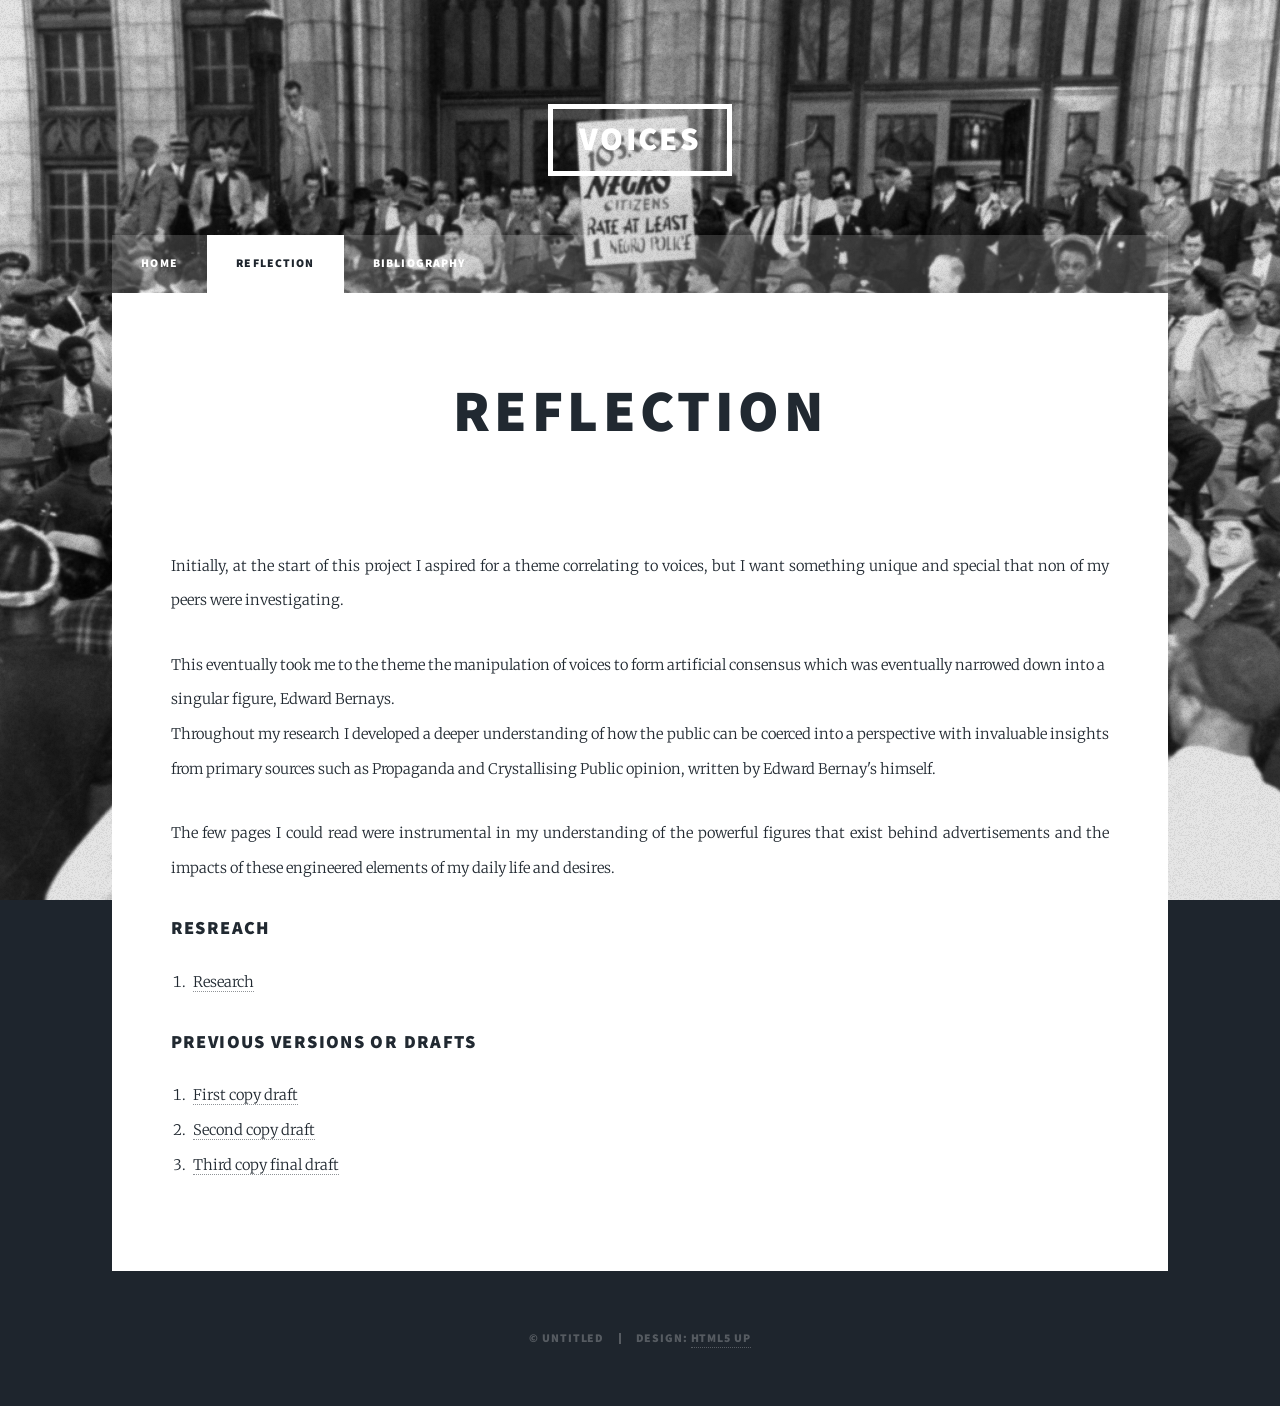
<file: generic.html>
<!DOCTYPE HTML>
<!--
	Massively by HTML5 UP
	html5up.net | @ajlkn
	Free for personal and commercial use under the CCA 3.0 license (html5up.net/license)
-->
<html>
	<head>
		<title>Reflection</title>
		<meta charset="utf-8" />
		<meta name="viewport" content="width=device-width, initial-scale=1, user-scalable=no" />
		<link rel="stylesheet" href="assets/css/main.css" />
		<noscript><link rel="stylesheet" href="assets/css/noscript.css" /></noscript>
	</head>
	<body class="is-preload">

		<!-- Wrapper -->
			<div id="wrapper">

				<!-- Header -->
					<header id="header">
						<a href="index.html" class="logo">Voices</a>
					</header>

				<!-- Nav -->
					<nav id="nav">
						<ul class="links">
							<li><a href="index.html">Home</a></li>
							<li class="active"><a href="generic.html">Reflection</a></li>
							<li><a href="Bibliography.html">Bibliography</a></li>
						</ul>
					</nav>

				<!-- Main -->
					<div id="main">

						<!-- Post -->
							<section class="post">
								<header class="major">
									<h1>Reflection</h1>
								</header>
								<div style="height:3rem;"></div>
								<p>Initially, at the start of this project I aspired for a theme correlating to voices, but I want something unique and special that non of my peers were investigating.
								</p>
This eventually took me to the theme the manipulation of voices to form artificial consensus which was eventually narrowed down into a singular figure, Edward Bernays. 
<p>
Throughout my research I developed a deeper understanding of how the public can be coerced into a perspective with invaluable insights from primary sources such as Propaganda and Crystallising Public opinion, written by Edward Bernay's himself.
<p>
The few pages I could read were instrumental in my understanding of the powerful figures that exist behind advertisements and the impacts of these engineered elements of my daily life and desires.
</p>
<h3>Resreach</h3>
<ol>
	<li><a href="https://educationwaeduau-my.sharepoint.com/:w:/r/personal/james_mao_student_education_wa_edu_au/Documents/NHC.docx?d=w07ef7f428eff4629aa3d5986417d6a77&csf=1&web=1&e=qhX85V">Research</a></li>
</ol>
<h3>Previous versions or drafts</h3>
<ol>
	<li><a href="https://educationwaeduau-my.sharepoint.com/:w:/r/personal/james_mao_student_education_wa_edu_au/Documents/NHC%20revised.docx?d=wa051b299092742d6b7d91cc88fb164ed&csf=1&web=1&e=qzSvTm">First copy draft</a></li>
	<li><a href="https://educationwaeduau-my.sharepoint.com/:w:/r/personal/james_mao_student_education_wa_edu_au/Documents/NHC%20revised%201.0.docx?d=w76326118aad648c7b244992e5582c6de&csf=1&web=1&e=ljIFRA">Second copy draft</a></li>
	<li><a href="https://educationwaeduau-my.sharepoint.com/:w:/r/personal/james_mao_student_education_wa_edu_au/Documents/NHC%20revised2.0.docx?d=w969c2e5866314442825ad27e23b4176a&csf=1&web=1&e=R3ZU8g">Third copy final draft</a></li>
</ol>
							</section>

					</div>

				<!-- Footer -->
					<footer id="footer">
					</footer>

				<!-- Copyright -->
					<div id="copyright">
						<ul><li>&copy; Untitled</li><li>Design: <a href="https://html5up.net">HTML5 UP</a></li></ul>
					</div>

			</div>

		<!-- Scripts -->
			<script src="assets/js/jquery.min.js"></script>
			<script src="assets/js/jquery.scrollex.min.js"></script>
			<script src="assets/js/jquery.scrolly.min.js"></script>
			<script src="assets/js/browser.min.js"></script>
			<script src="assets/js/breakpoints.min.js"></script>
			<script src="assets/js/util.js"></script>
			<script src="assets/js/main.js"></script>

	</body>
</html>
</file>
<file: assets/css/main.css>
@import url(fontawesome-all.min.css);
@import url("https://fonts.googleapis.com/css?family=Merriweather:300,700,300italic,700italic|Source+Sans+Pro:900");

/*
	Massively by HTML5 UP
	html5up.net | @ajlkn
	Free for personal and commercial use under the CCA 3.0 license (html5up.net/license)
*/

html, body, div, span, applet, object,
iframe, h1, h2, h3, h4, h5, h6, p, blockquote,
pre, a, abbr, acronym, address, big, cite,
code, del, dfn, em, img, ins, kbd, q, s, samp,
small, strike, strong, sub, sup, tt, var, b,
u, i, center, dl, dt, dd, ol, ul, li, fieldset,
form, label, legend, table, caption, tbody,
tfoot, thead, tr, th, td, article, aside,
canvas, details, embed, figure, figcaption,
footer, header, hgroup, menu, nav, output, ruby,
section, summary, time, mark, audio, video {
	margin: 0;
	padding: 0;
	border: 0;
	font-size: 100%;
	font: inherit;
	vertical-align: baseline;}

article, aside, details, figcaption, figure,
footer, header, hgroup, menu, nav, section {
	display: block;}

body {
	line-height: 1;
}

ol, ul {
	list-style: none;
}

blockquote, q {
	quotes: none;
}

	blockquote:before, blockquote:after, q:before, q:after {
		content: '';
		content: none;
	}

table {
	border-collapse: collapse;
	border-spacing: 0;
}

body {
	-webkit-text-size-adjust: none;
}

mark {
	background-color: transparent;
	color: inherit;
}

input::-moz-focus-inner {
	border: 0;
	padding: 0;
}

input, select, textarea {
	-moz-appearance: none;
	-webkit-appearance: none;
	-ms-appearance: none;
	appearance: none;
}

/* Basic */

	@-ms-viewport {
		width: device-width;
	}

	body {
		-ms-overflow-style: scrollbar;
	}

	@media screen and (max-width: 480px) {

		html, body {
			min-width: 320px;
		}

	}

	html {
		box-sizing: border-box;
	}

	*, *:before, *:after {
		box-sizing: inherit;
	}

	body {
		background-color: #1e252d;
	}

		body.is-preload *, body.is-preload *:before, body.is-preload *:after {
			-moz-animation: none !important;
			-webkit-animation: none !important;
			-ms-animation: none !important;
			animation: none !important;
			-moz-transition: none !important;
			-webkit-transition: none !important;
			-ms-transition: none !important;
			transition: none !important;
		}

/* Type */

	html {
		font-size: 16pt;
	}

		@media screen and (max-width: 1680px) {

			html {
				font-size: 12pt;
			}

		}

		@media screen and (max-width: 1280px) {

			html {
				font-size: 11pt;
			}

		}

		@media screen and (max-width: 360px) {

			html {
				font-size: 10pt;
			}

		}

	body {
		color: #212931;
	}

	body, input, select, textarea {
		font-family: "Merriweather", Georgia, serif;
		font-weight: 300;
		font-size: 1rem;
		line-height: 2.375;
	}

	a {
		-moz-transition: color 0.2s ease-in-out, background-color 0.2s ease-in-out, border-color 0.2s ease-in-out, box-shadow 0.2s ease-in-out;
		-webkit-transition: color 0.2s ease-in-out, background-color 0.2s ease-in-out, border-color 0.2s ease-in-out, box-shadow 0.2s ease-in-out;
		-ms-transition: color 0.2s ease-in-out, background-color 0.2s ease-in-out, border-color 0.2s ease-in-out, box-shadow 0.2s ease-in-out;
		transition: color 0.2s ease-in-out, background-color 0.2s ease-in-out, border-color 0.2s ease-in-out, box-shadow 0.2s ease-in-out;
		border-bottom: dotted 1px;
		text-decoration: none;
	}

		a:hover {
			border-bottom-color: transparent;
		}

	strong, b {
		font-weight: 600;
	}

	em, i {
		font-style: italic;
	}

	p {
		text-align: justify;
		margin: 0 0 2rem 0;
	}

	h1, h2, h3, h4, h5, h6 {
		font-family: "Source Sans Pro", Helvetica, sans-serif;
		font-weight: 900;
		line-height: 1.5;
		letter-spacing: 0.075em;
		text-transform: uppercase;
		margin: 0 0 1rem 0;
	}

		h1 a, h2 a, h3 a, h4 a, h5 a, h6 a {
			border-bottom: 0;
			color: inherit;
			text-decoration: none;
		}

	h1 {
		font-size: 4rem;
		line-height: 1.1;
		margin: 0 0 2rem 0;
	}

	h2 {
		font-size: 1.75rem;
		line-height: 1.3;
		margin: 0 0 1.5rem 0;
	}

	h3 {
		font-size: 1.25rem;
		margin: 0 0 1.5rem 0;
	}

	h4 {
		font-size: 1rem;
	}

	h5 {
		font-size: 0.9rem;
	}

	h6 {
		font-size: 0.8rem;
	}

	sub {
		font-size: 0.8rem;
		position: relative;
		top: 0.5rem;
	}

	sup {
		font-size: 0.8rem;
		position: relative;
		top: -0.5rem;
	}

	blockquote {
		border-left: solid 4px;
		font-style: italic;
		margin: 0 0 2rem 0;
		padding: 0.5rem 0 0.5rem 2rem;
	}

	code {
		border: solid 2px;
		font-family: "Courier New", monospace;
		font-size: 0.9rem;
		margin: 0 0.25rem;
		padding: 0.25rem 0.65rem;
	}

	pre {
		-webkit-overflow-scrolling: touch;
		font-family: "Courier New", monospace;
		font-size: 0.9rem;
		margin: 0 0 2rem 0;
	}

		pre code {
			display: block;
			line-height: 1.75;
			padding: 1rem 1.5rem;
			overflow-x: auto;
		}

	hr {
		border: 0;
		border-bottom: solid 2px;
		margin: 3rem 0;
	}

		hr.major {
			margin: 5rem 0;
		}

	.align-left {
		text-align: left;
	}

	.align-center {
		text-align: center;
	}

	.align-right {
		text-align: right;
	}

	input, select, textarea {
		color: #212931;
	}

	a {
		color: #212931;
		border-bottom-color: rgba(33, 41, 49, 0.5);
	}

		a:hover {
			border-bottom-color: transparent;
			color: #18bfef !important;
		}

	strong, b {
		color: #212931;
	}

	h1, h2, h3, h4, h5, h6 {
		color: #212931;
	}

	blockquote {
		border-left-color: #eeeeee;
	}

	code {
		background: rgba(220, 220, 220, 0.25);
		border-color: #eeeeee;
	}

	hr {
		border-bottom-color: #eeeeee;
	}

/* Row */

	.row {
		display: flex;
		flex-wrap: wrap;
		box-sizing: border-box;
		align-items: stretch;
	}

		.row > * {
			box-sizing: border-box;
		}

		.row.gtr-uniform > * > :last-child {
			margin-bottom: 0;
		}

		.row.aln-left {
			justify-content: flex-start;
		}

		.row.aln-center {
			justify-content: center;
		}

		.row.aln-right {
			justify-content: flex-end;
		}

		.row.aln-top {
			align-items: flex-start;
		}

		.row.aln-middle {
			align-items: center;
		}

		.row.aln-bottom {
			align-items: flex-end;
		}

		.row > .imp {
			order: -1;
		}

		.row > .col-1 {
			width: 8.33333%;
		}

		.row > .off-1 {
			margin-left: 8.33333%;
		}

		.row > .col-2 {
			width: 16.66667%;
		}

		.row > .off-2 {
			margin-left: 16.66667%;
		}

		.row > .col-3 {
			width: 25%;
		}

		.row > .off-3 {
			margin-left: 25%;
		}

		.row > .col-4 {
			width: 33.33333%;
		}

		.row > .off-4 {
			margin-left: 33.33333%;
		}

		.row > .col-5 {
			width: 41.66667%;
		}

		.row > .off-5 {
			margin-left: 41.66667%;
		}

		.row > .col-6 {
			width: 50%;
		}

		.row > .off-6 {
			margin-left: 50%;
		}

		.row > .col-7 {
			width: 58.33333%;
		}

		.row > .off-7 {
			margin-left: 58.33333%;
		}

		.row > .col-8 {
			width: 66.66667%;
		}

		.row > .off-8 {
			margin-left: 66.66667%;
		}

		.row > .col-9 {
			width: 75%;
		}

		.row > .off-9 {
			margin-left: 75%;
		}

		.row > .col-10 {
			width: 83.33333%;
		}

		.row > .off-10 {
			margin-left: 83.33333%;
		}

		.row > .col-11 {
			width: 91.66667%;
		}

		.row > .off-11 {
			margin-left: 91.66667%;
		}

		.row > .col-12 {
			width: 100%;
		}

		.row > .off-12 {
			margin-left: 100%;
		}

		.row.gtr-0 {
			margin-top: 0;
			margin-left: 0rem;
		}

			.row.gtr-0 > * {
				padding: 0 0 0 0rem;
			}

			.row.gtr-0.gtr-uniform {
				margin-top: 0rem;
			}

				.row.gtr-0.gtr-uniform > * {
					padding-top: 0rem;
				}

		.row.gtr-25 {
			margin-top: 0;
			margin-left: -0.375rem;
		}

			.row.gtr-25 > * {
				padding: 0 0 0 0.375rem;
			}

			.row.gtr-25.gtr-uniform {
				margin-top: -0.375rem;
			}

				.row.gtr-25.gtr-uniform > * {
					padding-top: 0.375rem;
				}

		.row.gtr-50 {
			margin-top: 0;
			margin-left: -0.75rem;
		}

			.row.gtr-50 > * {
				padding: 0 0 0 0.75rem;
			}

			.row.gtr-50.gtr-uniform {
				margin-top: -0.75rem;
			}

				.row.gtr-50.gtr-uniform > * {
					padding-top: 0.75rem;
				}

		.row {
			margin-top: 0;
			margin-left: -1.5rem;
		}

			.row > * {
				padding: 0 0 0 1.5rem;
			}

			.row.gtr-uniform {
				margin-top: -1.5rem;
			}

				.row.gtr-uniform > * {
					padding-top: 1.5rem;
				}

		.row.gtr-150 {
			margin-top: 0;
			margin-left: -2.25rem;
		}

			.row.gtr-150 > * {
				padding: 0 0 0 2.25rem;
			}

			.row.gtr-150.gtr-uniform {
				margin-top: -2.25rem;
			}

				.row.gtr-150.gtr-uniform > * {
					padding-top: 2.25rem;
				}

		.row.gtr-200 {
			margin-top: 0;
			margin-left: -3rem;
		}

			.row.gtr-200 > * {
				padding: 0 0 0 3rem;
			}

			.row.gtr-200.gtr-uniform {
				margin-top: -3rem;
			}

				.row.gtr-200.gtr-uniform > * {
					padding-top: 3rem;
				}

		@media screen and (max-width: 1680px) {

			.row {
				display: flex;
				flex-wrap: wrap;
				box-sizing: border-box;
				align-items: stretch;
			}

				.row > * {
					box-sizing: border-box;
				}

				.row.gtr-uniform > * > :last-child {
					margin-bottom: 0;
				}

				.row.aln-left {
					justify-content: flex-start;
				}

				.row.aln-center {
					justify-content: center;
				}

				.row.aln-right {
					justify-content: flex-end;
				}

				.row.aln-top {
					align-items: flex-start;
				}

				.row.aln-middle {
					align-items: center;
				}

				.row.aln-bottom {
					align-items: flex-end;
				}

				.row > .imp-xlarge {
					order: -1;
				}

				.row > .col-1-xlarge {
					width: 8.33333%;
				}

				.row > .off-1-xlarge {
					margin-left: 8.33333%;
				}

				.row > .col-2-xlarge {
					width: 16.66667%;
				}

				.row > .off-2-xlarge {
					margin-left: 16.66667%;
				}

				.row > .col-3-xlarge {
					width: 25%;
				}

				.row > .off-3-xlarge {
					margin-left: 25%;
				}

				.row > .col-4-xlarge {
					width: 33.33333%;
				}

				.row > .off-4-xlarge {
					margin-left: 33.33333%;
				}

				.row > .col-5-xlarge {
					width: 41.66667%;
				}

				.row > .off-5-xlarge {
					margin-left: 41.66667%;
				}

				.row > .col-6-xlarge {
					width: 50%;
				}

				.row > .off-6-xlarge {
					margin-left: 50%;
				}

				.row > .col-7-xlarge {
					width: 58.33333%;
				}

				.row > .off-7-xlarge {
					margin-left: 58.33333%;
				}

				.row > .col-8-xlarge {
					width: 66.66667%;
				}

				.row > .off-8-xlarge {
					margin-left: 66.66667%;
				}

				.row > .col-9-xlarge {
					width: 75%;
				}

				.row > .off-9-xlarge {
					margin-left: 75%;
				}

				.row > .col-10-xlarge {
					width: 83.33333%;
				}

				.row > .off-10-xlarge {
					margin-left: 83.33333%;
				}

				.row > .col-11-xlarge {
					width: 91.66667%;
				}

				.row > .off-11-xlarge {
					margin-left: 91.66667%;
				}

				.row > .col-12-xlarge {
					width: 100%;
				}

				.row > .off-12-xlarge {
					margin-left: 100%;
				}

				.row.gtr-0 {
					margin-top: 0;
					margin-left: 0rem;
				}

					.row.gtr-0 > * {
						padding: 0 0 0 0rem;
					}

					.row.gtr-0.gtr-uniform {
						margin-top: 0rem;
					}

						.row.gtr-0.gtr-uniform > * {
							padding-top: 0rem;
						}

				.row.gtr-25 {
					margin-top: 0;
					margin-left: -0.375rem;
				}

					.row.gtr-25 > * {
						padding: 0 0 0 0.375rem;
					}

					.row.gtr-25.gtr-uniform {
						margin-top: -0.375rem;
					}

						.row.gtr-25.gtr-uniform > * {
							padding-top: 0.375rem;
						}

				.row.gtr-50 {
					margin-top: 0;
					margin-left: -0.75rem;
				}

					.row.gtr-50 > * {
						padding: 0 0 0 0.75rem;
					}

					.row.gtr-50.gtr-uniform {
						margin-top: -0.75rem;
					}

						.row.gtr-50.gtr-uniform > * {
							padding-top: 0.75rem;
						}

				.row {
					margin-top: 0;
					margin-left: -1.5rem;
				}

					.row > * {
						padding: 0 0 0 1.5rem;
					}

					.row.gtr-uniform {
						margin-top: -1.5rem;
					}

						.row.gtr-uniform > * {
							padding-top: 1.5rem;
						}

				.row.gtr-150 {
					margin-top: 0;
					margin-left: -2.25rem;
				}

					.row.gtr-150 > * {
						padding: 0 0 0 2.25rem;
					}

					.row.gtr-150.gtr-uniform {
						margin-top: -2.25rem;
					}

						.row.gtr-150.gtr-uniform > * {
							padding-top: 2.25rem;
						}

				.row.gtr-200 {
					margin-top: 0;
					margin-left: -3rem;
				}

					.row.gtr-200 > * {
						padding: 0 0 0 3rem;
					}

					.row.gtr-200.gtr-uniform {
						margin-top: -3rem;
					}

						.row.gtr-200.gtr-uniform > * {
							padding-top: 3rem;
						}

		}

		@media screen and (max-width: 1280px) {

			.row {
				display: flex;
				flex-wrap: wrap;
				box-sizing: border-box;
				align-items: stretch;
			}

				.row > * {
					box-sizing: border-box;
				}

				.row.gtr-uniform > * > :last-child {
					margin-bottom: 0;
				}

				.row.aln-left {
					justify-content: flex-start;
				}

				.row.aln-center {
					justify-content: center;
				}

				.row.aln-right {
					justify-content: flex-end;
				}

				.row.aln-top {
					align-items: flex-start;
				}

				.row.aln-middle {
					align-items: center;
				}

				.row.aln-bottom {
					align-items: flex-end;
				}

				.row > .imp-large {
					order: -1;
				}

				.row > .col-1-large {
					width: 8.33333%;
				}

				.row > .off-1-large {
					margin-left: 8.33333%;
				}

				.row > .col-2-large {
					width: 16.66667%;
				}

				.row > .off-2-large {
					margin-left: 16.66667%;
				}

				.row > .col-3-large {
					width: 25%;
				}

				.row > .off-3-large {
					margin-left: 25%;
				}

				.row > .col-4-large {
					width: 33.33333%;
				}

				.row > .off-4-large {
					margin-left: 33.33333%;
				}

				.row > .col-5-large {
					width: 41.66667%;
				}

				.row > .off-5-large {
					margin-left: 41.66667%;
				}

				.row > .col-6-large {
					width: 50%;
				}

				.row > .off-6-large {
					margin-left: 50%;
				}

				.row > .col-7-large {
					width: 58.33333%;
				}

				.row > .off-7-large {
					margin-left: 58.33333%;
				}

				.row > .col-8-large {
					width: 66.66667%;
				}

				.row > .off-8-large {
					margin-left: 66.66667%;
				}

				.row > .col-9-large {
					width: 75%;
				}

				.row > .off-9-large {
					margin-left: 75%;
				}

				.row > .col-10-large {
					width: 83.33333%;
				}

				.row > .off-10-large {
					margin-left: 83.33333%;
				}

				.row > .col-11-large {
					width: 91.66667%;
				}

				.row > .off-11-large {
					margin-left: 91.66667%;
				}

				.row > .col-12-large {
					width: 100%;
				}

				.row > .off-12-large {
					margin-left: 100%;
				}

				.row.gtr-0 {
					margin-top: 0;
					margin-left: 0rem;
				}

					.row.gtr-0 > * {
						padding: 0 0 0 0rem;
					}

					.row.gtr-0.gtr-uniform {
						margin-top: 0rem;
					}

						.row.gtr-0.gtr-uniform > * {
							padding-top: 0rem;
						}

				.row.gtr-25 {
					margin-top: 0;
					margin-left: -0.375rem;
				}

					.row.gtr-25 > * {
						padding: 0 0 0 0.375rem;
					}

					.row.gtr-25.gtr-uniform {
						margin-top: -0.375rem;
					}

						.row.gtr-25.gtr-uniform > * {
							padding-top: 0.375rem;
						}

				.row.gtr-50 {
					margin-top: 0;
					margin-left: -0.75rem;
				}

					.row.gtr-50 > * {
						padding: 0 0 0 0.75rem;
					}

					.row.gtr-50.gtr-uniform {
						margin-top: -0.75rem;
					}

						.row.gtr-50.gtr-uniform > * {
							padding-top: 0.75rem;
						}

				.row {
					margin-top: 0;
					margin-left: -1.5rem;
				}

					.row > * {
						padding: 0 0 0 1.5rem;
					}

					.row.gtr-uniform {
						margin-top: -1.5rem;
					}

						.row.gtr-uniform > * {
							padding-top: 1.5rem;
						}

				.row.gtr-150 {
					margin-top: 0;
					margin-left: -2.25rem;
				}

					.row.gtr-150 > * {
						padding: 0 0 0 2.25rem;
					}

					.row.gtr-150.gtr-uniform {
						margin-top: -2.25rem;
					}

						.row.gtr-150.gtr-uniform > * {
							padding-top: 2.25rem;
						}

				.row.gtr-200 {
					margin-top: 0;
					margin-left: -3rem;
				}

					.row.gtr-200 > * {
						padding: 0 0 0 3rem;
					}

					.row.gtr-200.gtr-uniform {
						margin-top: -3rem;
					}

						.row.gtr-200.gtr-uniform > * {
							padding-top: 3rem;
						}

		}

		@media screen and (max-width: 980px) {

			.row {
				display: flex;
				flex-wrap: wrap;
				box-sizing: border-box;
				align-items: stretch;
			}

				.row > * {
					box-sizing: border-box;
				}

				.row.gtr-uniform > * > :last-child {
					margin-bottom: 0;
				}

				.row.aln-left {
					justify-content: flex-start;
				}

				.row.aln-center {
					justify-content: center;
				}

				.row.aln-right {
					justify-content: flex-end;
				}

				.row.aln-top {
					align-items: flex-start;
				}

				.row.aln-middle {
					align-items: center;
				}

				.row.aln-bottom {
					align-items: flex-end;
				}

				.row > .imp-medium {
					order: -1;
				}

				.row > .col-1-medium {
					width: 8.33333%;
				}

				.row > .off-1-medium {
					margin-left: 8.33333%;
				}

				.row > .col-2-medium {
					width: 16.66667%;
				}

				.row > .off-2-medium {
					margin-left: 16.66667%;
				}

				.row > .col-3-medium {
					width: 25%;
				}

				.row > .off-3-medium {
					margin-left: 25%;
				}

				.row > .col-4-medium {
					width: 33.33333%;
				}

				.row > .off-4-medium {
					margin-left: 33.33333%;
				}

				.row > .col-5-medium {
					width: 41.66667%;
				}

				.row > .off-5-medium {
					margin-left: 41.66667%;
				}

				.row > .col-6-medium {
					width: 50%;
				}

				.row > .off-6-medium {
					margin-left: 50%;
				}

				.row > .col-7-medium {
					width: 58.33333%;
				}

				.row > .off-7-medium {
					margin-left: 58.33333%;
				}

				.row > .col-8-medium {
					width: 66.66667%;
				}

				.row > .off-8-medium {
					margin-left: 66.66667%;
				}

				.row > .col-9-medium {
					width: 75%;
				}

				.row > .off-9-medium {
					margin-left: 75%;
				}

				.row > .col-10-medium {
					width: 83.33333%;
				}

				.row > .off-10-medium {
					margin-left: 83.33333%;
				}

				.row > .col-11-medium {
					width: 91.66667%;
				}

				.row > .off-11-medium {
					margin-left: 91.66667%;
				}

				.row > .col-12-medium {
					width: 100%;
				}

				.row > .off-12-medium {
					margin-left: 100%;
				}

				.row.gtr-0 {
					margin-top: 0;
					margin-left: 0rem;
				}

					.row.gtr-0 > * {
						padding: 0 0 0 0rem;
					}

					.row.gtr-0.gtr-uniform {
						margin-top: 0rem;
					}

						.row.gtr-0.gtr-uniform > * {
							padding-top: 0rem;
						}

				.row.gtr-25 {
					margin-top: 0;
					margin-left: -0.375rem;
				}

					.row.gtr-25 > * {
						padding: 0 0 0 0.375rem;
					}

					.row.gtr-25.gtr-uniform {
						margin-top: -0.375rem;
					}

						.row.gtr-25.gtr-uniform > * {
							padding-top: 0.375rem;
						}

				.row.gtr-50 {
					margin-top: 0;
					margin-left: -0.75rem;
				}

					.row.gtr-50 > * {
						padding: 0 0 0 0.75rem;
					}

					.row.gtr-50.gtr-uniform {
						margin-top: -0.75rem;
					}

						.row.gtr-50.gtr-uniform > * {
							padding-top: 0.75rem;
						}

				.row {
					margin-top: 0;
					margin-left: -1.5rem;
				}

					.row > * {
						padding: 0 0 0 1.5rem;
					}

					.row.gtr-uniform {
						margin-top: -1.5rem;
					}

						.row.gtr-uniform > * {
							padding-top: 1.5rem;
						}

				.row.gtr-150 {
					margin-top: 0;
					margin-left: -2.25rem;
				}

					.row.gtr-150 > * {
						padding: 0 0 0 2.25rem;
					}

					.row.gtr-150.gtr-uniform {
						margin-top: -2.25rem;
					}

						.row.gtr-150.gtr-uniform > * {
							padding-top: 2.25rem;
						}

				.row.gtr-200 {
					margin-top: 0;
					margin-left: -3rem;
				}

					.row.gtr-200 > * {
						padding: 0 0 0 3rem;
					}

					.row.gtr-200.gtr-uniform {
						margin-top: -3rem;
					}

						.row.gtr-200.gtr-uniform > * {
							padding-top: 3rem;
						}

		}

		@media screen and (max-width: 736px) {

			.row {
				display: flex;
				flex-wrap: wrap;
				box-sizing: border-box;
				align-items: stretch;
			}

				.row > * {
					box-sizing: border-box;
				}

				.row.gtr-uniform > * > :last-child {
					margin-bottom: 0;
				}

				.row.aln-left {
					justify-content: flex-start;
				}

				.row.aln-center {
					justify-content: center;
				}

				.row.aln-right {
					justify-content: flex-end;
				}

				.row.aln-top {
					align-items: flex-start;
				}

				.row.aln-middle {
					align-items: center;
				}

				.row.aln-bottom {
					align-items: flex-end;
				}

				.row > .imp-small {
					order: -1;
				}

				.row > .col-1-small {
					width: 8.33333%;
				}

				.row > .off-1-small {
					margin-left: 8.33333%;
				}

				.row > .col-2-small {
					width: 16.66667%;
				}

				.row > .off-2-small {
					margin-left: 16.66667%;
				}

				.row > .col-3-small {
					width: 25%;
				}

				.row > .off-3-small {
					margin-left: 25%;
				}

				.row > .col-4-small {
					width: 33.33333%;
				}

				.row > .off-4-small {
					margin-left: 33.33333%;
				}

				.row > .col-5-small {
					width: 41.66667%;
				}

				.row > .off-5-small {
					margin-left: 41.66667%;
				}

				.row > .col-6-small {
					width: 50%;
				}

				.row > .off-6-small {
					margin-left: 50%;
				}

				.row > .col-7-small {
					width: 58.33333%;
				}

				.row > .off-7-small {
					margin-left: 58.33333%;
				}

				.row > .col-8-small {
					width: 66.66667%;
				}

				.row > .off-8-small {
					margin-left: 66.66667%;
				}

				.row > .col-9-small {
					width: 75%;
				}

				.row > .off-9-small {
					margin-left: 75%;
				}

				.row > .col-10-small {
					width: 83.33333%;
				}

				.row > .off-10-small {
					margin-left: 83.33333%;
				}

				.row > .col-11-small {
					width: 91.66667%;
				}

				.row > .off-11-small {
					margin-left: 91.66667%;
				}

				.row > .col-12-small {
					width: 100%;
				}

				.row > .off-12-small {
					margin-left: 100%;
				}

				.row.gtr-0 {
					margin-top: 0;
					margin-left: 0rem;
				}

					.row.gtr-0 > * {
						padding: 0 0 0 0rem;
					}

					.row.gtr-0.gtr-uniform {
						margin-top: 0rem;
					}

						.row.gtr-0.gtr-uniform > * {
							padding-top: 0rem;
						}

				.row.gtr-25 {
					margin-top: 0;
					margin-left: -0.375rem;
				}

					.row.gtr-25 > * {
						padding: 0 0 0 0.375rem;
					}

					.row.gtr-25.gtr-uniform {
						margin-top: -0.375rem;
					}

						.row.gtr-25.gtr-uniform > * {
							padding-top: 0.375rem;
						}

				.row.gtr-50 {
					margin-top: 0;
					margin-left: -0.75rem;
				}

					.row.gtr-50 > * {
						padding: 0 0 0 0.75rem;
					}

					.row.gtr-50.gtr-uniform {
						margin-top: -0.75rem;
					}

						.row.gtr-50.gtr-uniform > * {
							padding-top: 0.75rem;
						}

				.row {
					margin-top: 0;
					margin-left: -1.5rem;
				}

					.row > * {
						padding: 0 0 0 1.5rem;
					}

					.row.gtr-uniform {
						margin-top: -1.5rem;
					}

						.row.gtr-uniform > * {
							padding-top: 1.5rem;
						}

				.row.gtr-150 {
					margin-top: 0;
					margin-left: -2.25rem;
				}

					.row.gtr-150 > * {
						padding: 0 0 0 2.25rem;
					}

					.row.gtr-150.gtr-uniform {
						margin-top: -2.25rem;
					}

						.row.gtr-150.gtr-uniform > * {
							padding-top: 2.25rem;
						}

				.row.gtr-200 {
					margin-top: 0;
					margin-left: -3rem;
				}

					.row.gtr-200 > * {
						padding: 0 0 0 3rem;
					}

					.row.gtr-200.gtr-uniform {
						margin-top: -3rem;
					}

						.row.gtr-200.gtr-uniform > * {
							padding-top: 3rem;
						}

		}

		@media screen and (max-width: 480px) {

			.row {
				display: flex;
				flex-wrap: wrap;
				box-sizing: border-box;
				align-items: stretch;
			}

				.row > * {
					box-sizing: border-box;
				}

				.row.gtr-uniform > * > :last-child {
					margin-bottom: 0;
				}

				.row.aln-left {
					justify-content: flex-start;
				}

				.row.aln-center {
					justify-content: center;
				}

				.row.aln-right {
					justify-content: flex-end;
				}

				.row.aln-top {
					align-items: flex-start;
				}

				.row.aln-middle {
					align-items: center;
				}

				.row.aln-bottom {
					align-items: flex-end;
				}

				.row > .imp-xsmall {
					order: -1;
				}

				.row > .col-1-xsmall {
					width: 8.33333%;
				}

				.row > .off-1-xsmall {
					margin-left: 8.33333%;
				}

				.row > .col-2-xsmall {
					width: 16.66667%;
				}

				.row > .off-2-xsmall {
					margin-left: 16.66667%;
				}

				.row > .col-3-xsmall {
					width: 25%;
				}

				.row > .off-3-xsmall {
					margin-left: 25%;
				}

				.row > .col-4-xsmall {
					width: 33.33333%;
				}

				.row > .off-4-xsmall {
					margin-left: 33.33333%;
				}

				.row > .col-5-xsmall {
					width: 41.66667%;
				}

				.row > .off-5-xsmall {
					margin-left: 41.66667%;
				}

				.row > .col-6-xsmall {
					width: 50%;
				}

				.row > .off-6-xsmall {
					margin-left: 50%;
				}

				.row > .col-7-xsmall {
					width: 58.33333%;
				}

				.row > .off-7-xsmall {
					margin-left: 58.33333%;
				}

				.row > .col-8-xsmall {
					width: 66.66667%;
				}

				.row > .off-8-xsmall {
					margin-left: 66.66667%;
				}

				.row > .col-9-xsmall {
					width: 75%;
				}

				.row > .off-9-xsmall {
					margin-left: 75%;
				}

				.row > .col-10-xsmall {
					width: 83.33333%;
				}

				.row > .off-10-xsmall {
					margin-left: 83.33333%;
				}

				.row > .col-11-xsmall {
					width: 91.66667%;
				}

				.row > .off-11-xsmall {
					margin-left: 91.66667%;
				}

				.row > .col-12-xsmall {
					width: 100%;
				}

				.row > .off-12-xsmall {
					margin-left: 100%;
				}

				.row.gtr-0 {
					margin-top: 0;
					margin-left: 0rem;
				}

					.row.gtr-0 > * {
						padding: 0 0 0 0rem;
					}

					.row.gtr-0.gtr-uniform {
						margin-top: 0rem;
					}

						.row.gtr-0.gtr-uniform > * {
							padding-top: 0rem;
						}

				.row.gtr-25 {
					margin-top: 0;
					margin-left: -0.375rem;
				}

					.row.gtr-25 > * {
						padding: 0 0 0 0.375rem;
					}

					.row.gtr-25.gtr-uniform {
						margin-top: -0.375rem;
					}

						.row.gtr-25.gtr-uniform > * {
							padding-top: 0.375rem;
						}

				.row.gtr-50 {
					margin-top: 0;
					margin-left: -0.75rem;
				}

					.row.gtr-50 > * {
						padding: 0 0 0 0.75rem;
					}

					.row.gtr-50.gtr-uniform {
						margin-top: -0.75rem;
					}

						.row.gtr-50.gtr-uniform > * {
							padding-top: 0.75rem;
						}

				.row {
					margin-top: 0;
					margin-left: -1.5rem;
				}

					.row > * {
						padding: 0 0 0 1.5rem;
					}

					.row.gtr-uniform {
						margin-top: -1.5rem;
					}

						.row.gtr-uniform > * {
							padding-top: 1.5rem;
						}

				.row.gtr-150 {
					margin-top: 0;
					margin-left: -2.25rem;
				}

					.row.gtr-150 > * {
						padding: 0 0 0 2.25rem;
					}

					.row.gtr-150.gtr-uniform {
						margin-top: -2.25rem;
					}

						.row.gtr-150.gtr-uniform > * {
							padding-top: 2.25rem;
						}

				.row.gtr-200 {
					margin-top: 0;
					margin-left: -3rem;
				}

					.row.gtr-200 > * {
						padding: 0 0 0 3rem;
					}

					.row.gtr-200.gtr-uniform {
						margin-top: -3rem;
					}

						.row.gtr-200.gtr-uniform > * {
							padding-top: 3rem;
						}

		}

		@media screen and (max-width: 360px) {

			.row {
				display: flex;
				flex-wrap: wrap;
				box-sizing: border-box;
				align-items: stretch;
			}

				.row > * {
					box-sizing: border-box;
				}

				.row.gtr-uniform > * > :last-child {
					margin-bottom: 0;
				}

				.row.aln-left {
					justify-content: flex-start;
				}

				.row.aln-center {
					justify-content: center;
				}

				.row.aln-right {
					justify-content: flex-end;
				}

				.row.aln-top {
					align-items: flex-start;
				}

				.row.aln-middle {
					align-items: center;
				}

				.row.aln-bottom {
					align-items: flex-end;
				}

				.row > .imp-xxsmall {
					order: -1;
				}

				.row > .col-1-xxsmall {
					width: 8.33333%;
				}

				.row > .off-1-xxsmall {
					margin-left: 8.33333%;
				}

				.row > .col-2-xxsmall {
					width: 16.66667%;
				}

				.row > .off-2-xxsmall {
					margin-left: 16.66667%;
				}

				.row > .col-3-xxsmall {
					width: 25%;
				}

				.row > .off-3-xxsmall {
					margin-left: 25%;
				}

				.row > .col-4-xxsmall {
					width: 33.33333%;
				}

				.row > .off-4-xxsmall {
					margin-left: 33.33333%;
				}

				.row > .col-5-xxsmall {
					width: 41.66667%;
				}

				.row > .off-5-xxsmall {
					margin-left: 41.66667%;
				}

				.row > .col-6-xxsmall {
					width: 50%;
				}

				.row > .off-6-xxsmall {
					margin-left: 50%;
				}

				.row > .col-7-xxsmall {
					width: 58.33333%;
				}

				.row > .off-7-xxsmall {
					margin-left: 58.33333%;
				}

				.row > .col-8-xxsmall {
					width: 66.66667%;
				}

				.row > .off-8-xxsmall {
					margin-left: 66.66667%;
				}

				.row > .col-9-xxsmall {
					width: 75%;
				}

				.row > .off-9-xxsmall {
					margin-left: 75%;
				}

				.row > .col-10-xxsmall {
					width: 83.33333%;
				}

				.row > .off-10-xxsmall {
					margin-left: 83.33333%;
				}

				.row > .col-11-xxsmall {
					width: 91.66667%;
				}

				.row > .off-11-xxsmall {
					margin-left: 91.66667%;
				}

				.row > .col-12-xxsmall {
					width: 100%;
				}

				.row > .off-12-xxsmall {
					margin-left: 100%;
				}

				.row.gtr-0 {
					margin-top: 0;
					margin-left: 0rem;
				}

					.row.gtr-0 > * {
						padding: 0 0 0 0rem;
					}

					.row.gtr-0.gtr-uniform {
						margin-top: 0rem;
					}

						.row.gtr-0.gtr-uniform > * {
							padding-top: 0rem;
						}

				.row.gtr-25 {
					margin-top: 0;
					margin-left: -0.375rem;
				}

					.row.gtr-25 > * {
						padding: 0 0 0 0.375rem;
					}

					.row.gtr-25.gtr-uniform {
						margin-top: -0.375rem;
					}

						.row.gtr-25.gtr-uniform > * {
							padding-top: 0.375rem;
						}

				.row.gtr-50 {
					margin-top: 0;
					margin-left: -0.75rem;
				}

					.row.gtr-50 > * {
						padding: 0 0 0 0.75rem;
					}

					.row.gtr-50.gtr-uniform {
						margin-top: -0.75rem;
					}

						.row.gtr-50.gtr-uniform > * {
							padding-top: 0.75rem;
						}

				.row {
					margin-top: 0;
					margin-left: -1.5rem;
				}

					.row > * {
						padding: 0 0 0 1.5rem;
					}

					.row.gtr-uniform {
						margin-top: -1.5rem;
					}

						.row.gtr-uniform > * {
							padding-top: 1.5rem;
						}

				.row.gtr-150 {
					margin-top: 0;
					margin-left: -2.25rem;
				}

					.row.gtr-150 > * {
						padding: 0 0 0 2.25rem;
					}

					.row.gtr-150.gtr-uniform {
						margin-top: -2.25rem;
					}

						.row.gtr-150.gtr-uniform > * {
							padding-top: 2.25rem;
						}

				.row.gtr-200 {
					margin-top: 0;
					margin-left: -3rem;
				}

					.row.gtr-200 > * {
						padding: 0 0 0 3rem;
					}

					.row.gtr-200.gtr-uniform {
						margin-top: -3rem;
					}

						.row.gtr-200.gtr-uniform > * {
							padding-top: 3rem;
						}

		}

/* Box */

	.box {
		border: solid 2px;
		margin-bottom: 2rem;
		padding: 1.5rem;
	}

		.box > :last-child,
		.box > :last-child > :last-child,
		.box > :last-child > :last-child > :last-child {
			margin-bottom: 0;
		}

		.box.alt {
			border: 0;
			border-radius: 0;
			padding: 0;
		}

	.box {
		border-color: #eeeeee;
	}

/* Button */

	input[type="submit"],
	input[type="reset"],
	input[type="button"],
	button,
	.button {
		-moz-appearance: none;
		-webkit-appearance: none;
		-ms-appearance: none;
		appearance: none;
		-moz-transition: background-color 0.2s ease-in-out, box-shadow 0.2s ease-in-out, color 0.2s ease-in-out;
		-webkit-transition: background-color 0.2s ease-in-out, box-shadow 0.2s ease-in-out, color 0.2s ease-in-out;
		-ms-transition: background-color 0.2s ease-in-out, box-shadow 0.2s ease-in-out, color 0.2s ease-in-out;
		transition: background-color 0.2s ease-in-out, box-shadow 0.2s ease-in-out, color 0.2s ease-in-out;
		border: 0;
		border-radius: 0;
		cursor: pointer;
		display: inline-block;
		font-family: "Source Sans Pro", Helvetica, sans-serif;
		font-size: 0.8rem;
		font-weight: 900;
		letter-spacing: 0.075em;
		height: 3rem;
		line-height: 3rem;
		padding: 0 2rem;
		text-align: center;
		text-decoration: none;
		text-transform: uppercase;
		white-space: nowrap;
	}

		input[type="submit"].icon:before,
		input[type="reset"].icon:before,
		input[type="button"].icon:before,
		button.icon:before,
		.button.icon:before {
			margin-right: 0.5rem;
		}

		input[type="submit"].icon.solo,
		input[type="reset"].icon.solo,
		input[type="button"].icon.solo,
		button.icon.solo,
		.button.icon.solo {
			position: relative;
			width: 4rem;
			height: 4rem;
			line-height: 4rem;
			border-radius: 4rem;
			text-indent: 4rem;
			overflow: hidden;
			padding: 0;
			white-space: nowrap;
		}

			input[type="submit"].icon.solo:before,
			input[type="reset"].icon.solo:before,
			input[type="button"].icon.solo:before,
			button.icon.solo:before,
			.button.icon.solo:before {
				position: absolute;
				display: block;
				top: 0;
				left: 0;
				width: inherit;
				height: inherit;
				line-height: inherit;
				font-size: 1.25rem;
				margin-right: 0;
				text-align: center;
				text-indent: 0;
			}

		input[type="submit"].fit,
		input[type="reset"].fit,
		input[type="button"].fit,
		button.fit,
		.button.fit {
			width: 100%;
		}

		input[type="submit"].small,
		input[type="reset"].small,
		input[type="button"].small,
		button.small,
		.button.small {
			font-size: 0.7rem;
			height: 2.5rem;
			line-height: 2.5rem;
			padding: 0 1.5rem;
		}

		input[type="submit"].large,
		input[type="reset"].large,
		input[type="button"].large,
		button.large,
		.button.large {
			font-size: 0.9rem;
			height: 3.5rem;
			line-height: 3.5rem;
			padding: 0 2.75rem;
		}

		@media screen and (max-width: 980px) {

			input[type="submit"],
			input[type="reset"],
			input[type="button"],
			button,
			.button {
				font-size: 0.9rem;
				height: 3.25rem;
				line-height: 3.25rem;
			}

				input[type="submit"].large,
				input[type="reset"].large,
				input[type="button"].large,
				button.large,
				.button.large {
					font-size: 1rem;
					height: 3.75rem;
					line-height: 3.75rem;
				}

		}

		input[type="submit"].disabled, input[type="submit"]:disabled,
		input[type="reset"].disabled,
		input[type="reset"]:disabled,
		input[type="button"].disabled,
		input[type="button"]:disabled,
		button.disabled,
		button:disabled,
		.button.disabled,
		.button:disabled {
			pointer-events: none;
			opacity: 0.25;
		}

	input[type="submit"],
	input[type="reset"],
	input[type="button"],
	button,
	.button {
		background-color: transparent;
		box-shadow: inset 0 0 0 2px #212931;
		color: #212931 !important;
	}

		input[type="submit"]:hover,
		input[type="reset"]:hover,
		input[type="button"]:hover,
		button:hover,
		.button:hover {
			box-shadow: inset 0 0 0 2px #18bfef;
			color: #18bfef !important;
		}

		input[type="submit"].primary,
		input[type="reset"].primary,
		input[type="button"].primary,
		button.primary,
		.button.primary {
			background-color: #212931;
			box-shadow: none;
			color: #ffffff !important;
		}

			input[type="submit"].primary:hover,
			input[type="reset"].primary:hover,
			input[type="button"].primary:hover,
			button.primary:hover,
			.button.primary:hover {
				background-color: #18bfef;
			}

/* Form */

	form {
		margin: 0 0 2rem 0;
	}

		form > :last-child {
			margin-bottom: 0;
		}

		form > .fields {
			display: -moz-flex;
			display: -webkit-flex;
			display: -ms-flex;
			display: flex;
			-moz-flex-wrap: wrap;
			-webkit-flex-wrap: wrap;
			-ms-flex-wrap: wrap;
			flex-wrap: wrap;
			width: calc(100% + 3rem);
			margin: -1.5rem 0 2rem -1.5rem;
		}

			form > .fields > .field {
				-moz-flex-grow: 0;
				-webkit-flex-grow: 0;
				-ms-flex-grow: 0;
				flex-grow: 0;
				-moz-flex-shrink: 0;
				-webkit-flex-shrink: 0;
				-ms-flex-shrink: 0;
				flex-shrink: 0;
				padding: 1.5rem 0 0 1.5rem;
				width: calc(100% - 1.5rem);
			}

				form > .fields > .field.half {
					width: calc(50% - 0.75rem);
				}

				form > .fields > .field.third {
					width: calc(100%/3 - 0.5rem);
				}

				form > .fields > .field.quarter {
					width: calc(25% - 0.375rem);
				}

		@media screen and (max-width: 480px) {

			form > .fields {
				width: calc(100% + 3rem);
				margin: -1.5rem 0 2rem -1.5rem;
			}

				form > .fields > .field {
					padding: 1.5rem 0 0 1.5rem;
					width: calc(100% - 1.5rem);
				}

					form > .fields > .field.half {
						width: calc(100% - 1.5rem);
					}

					form > .fields > .field.third {
						width: calc(100% - 1.5rem);
					}

					form > .fields > .field.quarter {
						width: calc(100% - 1.5rem);
					}

		}

	label {
		display: block;
		font-family: "Source Sans Pro", Helvetica, sans-serif;
		font-weight: 900;
		line-height: 1.5;
		letter-spacing: 0.075em;
		font-size: 0.8rem;
		text-transform: uppercase;
		margin: 0 0 0.75rem 0;
	}

		@media screen and (max-width: 980px) {

			label {
				font-size: 0.9rem;
			}

		}

	input[type="text"],
	input[type="password"],
	input[type="email"],
	select,
	textarea {
		-moz-appearance: none;
		-webkit-appearance: none;
		-ms-appearance: none;
		appearance: none;
		background: transparent;
		border-radius: 0;
		border: solid 2px;
		color: inherit;
		display: block;
		outline: 0;
		padding: 0 1rem;
		text-decoration: none;
		width: 100%;
	}

		input[type="text"]:invalid,
		input[type="password"]:invalid,
		input[type="email"]:invalid,
		select:invalid,
		textarea:invalid {
			box-shadow: none;
		}

	select {
		background-size: 1.25rem;
		background-repeat: no-repeat;
		background-position: calc(100% - 1rem) center;
		height: 3rem;
		padding-right: 3rem;
		text-overflow: ellipsis;
	}

		select:focus::-ms-value {
			background-color: transparent;
		}

		select::-ms-expand {
			display: none;
		}

	input[type="text"],
	input[type="password"],
	input[type="email"],
	select {
		height: 3rem;
	}

	textarea {
		padding: 0.75rem 1rem;
	}

	input[type="checkbox"],
	input[type="radio"] {
		-moz-appearance: none;
		-webkit-appearance: none;
		-ms-appearance: none;
		appearance: none;
		display: block;
		float: left;
		margin-right: -2rem;
		opacity: 0;
		width: 1rem;
		z-index: -1;
	}

		input[type="checkbox"] + label,
		input[type="radio"] + label {
			text-decoration: none;
			cursor: pointer;
			display: inline-block;
			font-size: 1rem;
			letter-spacing: 0;
			font-family: "Merriweather", Georgia, serif;
			text-transform: none;
			font-weight: 300;
			padding-left: 2.8rem;
			padding-right: 1rem;
			position: relative;
		}

			input[type="checkbox"] + label:before,
			input[type="radio"] + label:before {
				-moz-osx-font-smoothing: grayscale;
				-webkit-font-smoothing: antialiased;
				display: inline-block;
				font-style: normal;
				font-variant: normal;
				text-rendering: auto;
				line-height: 1;
				text-transform: none !important;
				font-family: 'Font Awesome 5 Free';
				font-weight: 900;
			}

			input[type="checkbox"] + label:before,
			input[type="radio"] + label:before {
				border-radius: 0;
				border: solid 2px;
				content: '';
				display: inline-block;
				font-size: 0.8rem;
				height: 1.8rem;
				left: 0;
				line-height: 1.65rem;
				position: absolute;
				text-align: center;
				top: -0.125rem;
				width: 1.8rem;
			}

		input[type="checkbox"]:checked + label:before,
		input[type="radio"]:checked + label:before {
			content: '\f00c';
		}

	input[type="checkbox"] + label:before {
		border-radius: 0;
	}

	input[type="radio"] + label:before {
		border-radius: 100%;
	}

	::-webkit-input-placeholder {
		opacity: 1.0;
	}

	:-moz-placeholder {
		opacity: 1.0;
	}

	::-moz-placeholder {
		opacity: 1.0;
	}

	:-ms-input-placeholder {
		opacity: 1.0;
	}

	label {
		color: #212931;
	}

	input[type="text"],
	input[type="password"],
	input[type="email"],
	select,
	textarea {
		border-color: #eeeeee;
	}

		input[type="text"]:focus,
		input[type="password"]:focus,
		input[type="email"]:focus,
		select:focus,
		textarea:focus {
			border-color: #18bfef;
		}

	select {
		background-image: url("data:image/svg+xml;charset=utf8,%3Csvg xmlns='http://www.w3.org/2000/svg' width='40' height='40' preserveAspectRatio='none' viewBox='0 0 40 40'%3E%3Cpath d='M9.4,12.3l10.4,10.4l10.4-10.4c0.2-0.2,0.5-0.4,0.9-0.4c0.3,0,0.6,0.1,0.9,0.4l3.3,3.3c0.2,0.2,0.4,0.5,0.4,0.9 c0,0.4-0.1,0.6-0.4,0.9L20.7,31.9c-0.2,0.2-0.5,0.4-0.9,0.4c-0.3,0-0.6-0.1-0.9-0.4L4.3,17.3c-0.2-0.2-0.4-0.5-0.4-0.9 c0-0.4,0.1-0.6,0.4-0.9l3.3-3.3c0.2-0.2,0.5-0.4,0.9-0.4S9.1,12.1,9.4,12.3z' fill='%23eeeeee' /%3E%3C/svg%3E");
	}

		select option {
			background-color: #ffffff;
			color: #212931;
		}

	.select-wrapper:before {
		color: #eeeeee;
	}

	input[type="checkbox"] + label,
	input[type="radio"] + label {
		color: #212931;
	}

		input[type="checkbox"] + label:before,
		input[type="radio"] + label:before {
			border-color: #eeeeee;
		}

	input[type="checkbox"]:checked + label:before,
	input[type="radio"]:checked + label:before {
		background-color: #212931;
		border-color: #212931;
		color: #ffffff;
	}

	input[type="checkbox"]:focus + label:before,
	input[type="radio"]:focus + label:before {
		border-color: #18bfef;
	}

	::-webkit-input-placeholder {
		color: #909498 !important;
	}

	:-moz-placeholder {
		color: #909498 !important;
	}

	::-moz-placeholder {
		color: #909498 !important;
	}

	:-ms-input-placeholder {
		color: #909498 !important;
	}

	.formerize-placeholder {
		color: #909498 !important;
	}

/* Icon */

	.icon {
		text-decoration: none;
		border-bottom: none;
		position: relative;
	}

		.icon:before {
			-moz-osx-font-smoothing: grayscale;
			-webkit-font-smoothing: antialiased;
			display: inline-block;
			font-style: normal;
			font-variant: normal;
			text-rendering: auto;
			line-height: 1;
			text-transform: none !important;
			font-family: 'Font Awesome 5 Free';
			font-weight: 400;
		}

		.icon > .label {
			display: none;
		}

		.icon:before {
			line-height: inherit;
		}

		.icon.solid:before {
			font-weight: 900;
		}

		.icon.brands:before {
			font-family: 'Font Awesome 5 Brands';
		}

/* Image */

	.image {
		border: 0;
		display: inline-block;
		position: relative;
	}

		.image img {
			display: block;
		}

		.image.left, .image.right {
			max-width: 40%;
		}

			.image.left img, .image.right img {
				width: 100%;
			}

		.image.left {
			float: left;
			margin: 0 2rem 2rem 0;
			top: 0.75rem;
		}

		.image.right {
			float: right;
			margin: 0 0 2rem 2rem;
			top: 0.75rem;
		}

		.image.fit {
			display: block;
			margin: 2.5rem 0;
			width: 100%;
		}

			.image.fit:first-child {
				margin-top: 0;
			}

			.image.fit img {
				width: 100%;
			}

		.image.main {
			display: block;
			margin: 4rem 0;
			width: 100%;
		}

			.image.main:first-child {
				margin-top: 0;
			}

			.image.main img {
				width: 100%;
			}

		@media screen and (max-width: 736px) {

			.image.fit {
				margin: 2rem 0;
			}

			.image.main {
				margin: 2rem 0;
			}

		}

	a.image {
		overflow: hidden;
	}

		a.image img {
			-moz-transition: -moz-transform 0.2s ease-out;
			-webkit-transition: -webkit-transform 0.2s ease-out;
			-ms-transition: -ms-transform 0.2s ease-out;
			transition: transform 0.2s ease-out;
		}

		a.image:hover img {
			-moz-transform: scale(1.05);
			-webkit-transform: scale(1.05);
			-ms-transform: scale(1.05);
			transform: scale(1.05);
		}

/* Actions */

	ul.actions {
		display: -moz-flex;
		display: -webkit-flex;
		display: -ms-flex;
		display: flex;
		cursor: default;
		list-style: none;
		margin-left: -1rem;
		padding-left: 0;
	}

		ul.actions li {
			padding: 0 0 0 1rem;
			vertical-align: middle;
		}

		ul.actions.special {
			-moz-justify-content: center;
			-webkit-justify-content: center;
			-ms-justify-content: center;
			justify-content: center;
			width: 100%;
			margin-left: 0;
		}

			ul.actions.special li:first-child {
				padding-left: 0;
			}

		ul.actions.stacked {
			-moz-flex-direction: column;
			-webkit-flex-direction: column;
			-ms-flex-direction: column;
			flex-direction: column;
			margin-left: 0;
		}

			ul.actions.stacked li {
				padding: 1.3rem 0 0 0;
			}

				ul.actions.stacked li:first-child {
					padding-top: 0;
				}

		ul.actions.fit {
			width: calc(100% + 1rem);
		}

			ul.actions.fit li {
				-moz-flex-grow: 1;
				-webkit-flex-grow: 1;
				-ms-flex-grow: 1;
				flex-grow: 1;
				-moz-flex-shrink: 1;
				-webkit-flex-shrink: 1;
				-ms-flex-shrink: 1;
				flex-shrink: 1;
				width: 100%;
			}

				ul.actions.fit li > * {
					width: 100%;
				}

			ul.actions.fit.stacked {
				width: 100%;
			}

		@media screen and (max-width: 480px) {

			ul.actions:not(.fixed) {
				-moz-flex-direction: column;
				-webkit-flex-direction: column;
				-ms-flex-direction: column;
				flex-direction: column;
				margin-left: 0;
				width: 100% !important;
			}

				ul.actions:not(.fixed) li {
					-moz-flex-grow: 1;
					-webkit-flex-grow: 1;
					-ms-flex-grow: 1;
					flex-grow: 1;
					-moz-flex-shrink: 1;
					-webkit-flex-shrink: 1;
					-ms-flex-shrink: 1;
					flex-shrink: 1;
					padding: 1rem 0 0 0;
					text-align: center;
					width: 100%;
				}

					ul.actions:not(.fixed) li > * {
						width: 100%;
					}

					ul.actions:not(.fixed) li:first-child {
						padding-top: 0;
					}

					ul.actions:not(.fixed) li input[type="submit"],
					ul.actions:not(.fixed) li input[type="reset"],
					ul.actions:not(.fixed) li input[type="button"],
					ul.actions:not(.fixed) li button,
					ul.actions:not(.fixed) li .button {
						width: 100%;
					}

						ul.actions:not(.fixed) li input[type="submit"].icon:before,
						ul.actions:not(.fixed) li input[type="reset"].icon:before,
						ul.actions:not(.fixed) li input[type="button"].icon:before,
						ul.actions:not(.fixed) li button.icon:before,
						ul.actions:not(.fixed) li .button.icon:before {
							margin-left: -0.5rem;
						}

		}

/* Icons */

	ul.icons {
		cursor: default;
		list-style: none;
		padding-left: 0;
	}

		ul.icons li {
			display: inline-block;
			padding: 0 0.5rem 0 0;
			vertical-align: middle;
		}

			ul.icons li:last-child {
				padding-right: 0;
			}

			ul.icons li .icon:before {
				width: 2.25rem;
				height: 2.25rem;
				line-height: 2.25rem;
				display: inline-block;
				text-align: center;
				border-radius: 100%;
				font-size: 1.25rem;
			}

		ul.icons.alt li .icon:before {
			-moz-transition: color 0.2s ease-in-out, background-color 0.2s ease-in-out, border-color 0.2s ease-in-out, box-shadow 0.2s ease-in-out;
			-webkit-transition: color 0.2s ease-in-out, background-color 0.2s ease-in-out, border-color 0.2s ease-in-out, box-shadow 0.2s ease-in-out;
			-ms-transition: color 0.2s ease-in-out, background-color 0.2s ease-in-out, border-color 0.2s ease-in-out, box-shadow 0.2s ease-in-out;
			transition: color 0.2s ease-in-out, background-color 0.2s ease-in-out, border-color 0.2s ease-in-out, box-shadow 0.2s ease-in-out;
			font-size: 1rem;
		}

/* List */

	ol {
		list-style: decimal;
		margin: 0 0 2rem 0;
		padding-left: 1.25rem;
	}

		ol li {
			padding-left: 0.25rem;
		}

	ul {
		list-style: disc;
		margin: 0 0 2rem 0;
		padding-left: 1rem;
	}

		ul li {
			padding-left: 0.5rem;
		}

		ul.divided {
			list-style: none;
			padding-left: 0;
		}

			ul.divided li {
				border-top: solid 1px;
				padding: 0.5rem 0;
			}

				ul.divided li:first-child {
					border-top: 0;
					padding-top: 0;
				}

	dl {
		margin: 0 0 2rem 0;
	}

		dl dt {
			display: block;
			font-weight: 600;
			margin: 0 0 1rem 0;
		}

		dl dd {
			margin-left: 2rem;
		}

	ul.divided li {
		border-top-color: #eeeeee;
	}

	ul.icons li a.icon:hover:before {
		color: #18bfef;
	}

	ul.icons.alt li .icon:before {
		box-shadow: inset 0 0 0 2px #eeeeee;
	}

	ul.icons.alt li a.icon:hover:before {
		box-shadow: inset 0 0 0 2px #18bfef;
	}

/* Section/Article */

	section.special, article.special {
		text-align: center;
	}

	header {
		cursor: default;
	}

		header > .date {
			display: block;
			font-size: 0.8rem;
			height: 1;
			margin: 0 0 1rem 0;
			position: relative;
		}

		header > p {
			font-style: italic;
		}

		header > h1 + p {
			font-size: 1.1rem;
			margin-top: -0.5rem;
			line-height: 2;
		}

		header > h2 + p {
			font-size: 1rem;
			margin-top: -0.75rem;
		}

		header > h3 + p {
			font-size: 0.9rem;
			margin-top: -0.75rem;
		}

		header > h4 + p {
			font-size: 0.8rem;
			margin-top: -0.75rem;
		}

		header.major {
			margin: 0 0 4rem 0;
			text-align: center;
		}

			header.major > :last-child {
				margin-bottom: 0;
			}

			header.major > p {
				margin-top: 0;
				text-align: center;
			}

			header.major > .date {
				font-size: 1rem;
				margin: 0 0 4rem 0;
			}

				header.major > .date:before, header.major > .date:after {
					content: '';
					display: block;
					position: absolute;
					top: 50%;
					width: calc(50% - 6rem);
					border-top: solid 2px;
				}

				header.major > .date:before {
					left: 0;
				}

				header.major > .date:after {
					right: 0;
				}

		@media screen and (max-width: 980px) {

			header br {
				display: none;
			}

		}

		@media screen and (max-width: 736px) {

			header.major {
				margin: 0 0 2rem 0;
			}

		}

	header.major .date:before, header.major .date:after {
		border-top-color: #eeeeee;
	}

/* Table */

	.table-wrapper {
		-webkit-overflow-scrolling: touch;
		overflow-x: auto;
	}

	table {
		margin: 0 0 2rem 0;
		width: 100%;
	}

		table tbody tr {
			border: solid 1px;
			border-left: 0;
			border-right: 0;
		}

		table td {
			padding: 0.75rem 0.75rem;
		}

		table th {
			font-family: "Source Sans Pro", Helvetica, sans-serif;
			font-size: 0.8rem;
			font-weight: 900;
			letter-spacing: 0.075em;
			line-height: 1.5;
			padding: 0 0.75rem 0.75rem 0.75rem;
			text-align: left;
			text-transform: uppercase;
		}

			@media screen and (max-width: 980px) {

				table th {
					font-size: 0.9rem;
				}

			}

		table thead {
			border-bottom: solid 2px;
		}

		table tfoot {
			border-top: solid 2px;
		}

		table.alt {
			border-collapse: separate;
		}

			table.alt tbody tr td {
				border: solid 1px;
				border-left-width: 0;
				border-top-width: 0;
			}

				table.alt tbody tr td:first-child {
					border-left-width: 1px;
				}

			table.alt tbody tr:first-child td {
				border-top-width: 1px;
			}

			table.alt thead {
				border-bottom: 0;
			}

			table.alt tfoot {
				border-top: 0;
			}

	table tbody tr {
		border-color: #eeeeee;
	}

		table tbody tr:nth-child(2n + 1) {
			background-color: rgba(220, 220, 220, 0.25);
		}

	table th {
		color: #212931;
	}

	table thead {
		border-bottom-color: #eeeeee;
	}

	table tfoot {
		border-top-color: #eeeeee;
	}

	table.alt tbody tr td {
		border-color: #eeeeee;
	}

/* Pagination */

	.pagination {
		display: -moz-inline-flex;
		display: -webkit-inline-flex;
		display: -ms-inline-flex;
		display: inline-flex;
		-moz-user-select: none;
		-webkit-user-select: none;
		-ms-user-select: none;
		user-select: none;
		cursor: default;
		list-style: none;
		margin: 0 0 2rem 2px;
		padding: 0;
	}

		.pagination a, .pagination span {
			-moz-transition: background-color 0.2s ease-in-out, border-color 0.2s ease-in-out, box-shadow 0.2s ease-in-out, color 0.2s ease-in-out;
			-webkit-transition: background-color 0.2s ease-in-out, border-color 0.2s ease-in-out, box-shadow 0.2s ease-in-out, color 0.2s ease-in-out;
			-ms-transition: background-color 0.2s ease-in-out, border-color 0.2s ease-in-out, box-shadow 0.2s ease-in-out, color 0.2s ease-in-out;
			transition: background-color 0.2s ease-in-out, border-color 0.2s ease-in-out, box-shadow 0.2s ease-in-out, color 0.2s ease-in-out;
			border: solid 2px;
			display: inline-block;
			font-family: "Source Sans Pro", Helvetica, sans-serif;
			font-size: 0.8rem;
			font-weight: 900;
			height: 3rem;
			letter-spacing: 0.075em;
			line-height: calc(3rem - 4px);
			margin-left: -2px;
			min-width: 3rem;
			position: relative;
			text-align: center;
			text-decoration: none;
			text-transform: uppercase;
		}

		.pagination .next, .pagination .previous {
			text-decoration: none;
			padding: 0 1.75rem;
		}

			.pagination .next:before, .pagination .previous:before {
				-moz-osx-font-smoothing: grayscale;
				-webkit-font-smoothing: antialiased;
				display: inline-block;
				font-style: normal;
				font-variant: normal;
				text-rendering: auto;
				line-height: 1;
				text-transform: none !important;
				font-family: 'Font Awesome 5 Free';
				font-weight: 900;
			}

			.pagination .next:before, .pagination .previous:before {
				display: inline-block;
				color: inherit !important;
				line-height: inherit;
			}

		.pagination .previous:before {
			content: '\f104';
			margin-right: 0.9375em;
		}

		.pagination .next:before {
			content: '\f105';
			float: right;
			margin-left: 0.9375em;
		}

		@media screen and (max-width: 980px) {

			.pagination a, .pagination span {
				font-size: 0.9rem;
			}

		}

		@media screen and (max-width: 480px) {

			.pagination .page, .pagination .extra {
				display: none;
			}

		}

	.pagination a, .pagination span {
		border-color: #eeeeee;
	}

	.pagination a {
		color: #212931 !important;
	}

		.pagination a:hover {
			color: #18bfef !important;
			border-color: #18bfef;
			z-index: 1;
		}

			.pagination a:hover + a,
			.pagination a:hover + span {
				border-left-color: #18bfef;
			}

		.pagination a.active {
			background-color: #eeeeee;
		}

	.pagination span {
		color: #eeeeee;
	}

/* Wrapper */

	#wrapper {
		-moz-transition: opacity 0.5s ease;
		-webkit-transition: opacity 0.5s ease;
		-ms-transition: opacity 0.5s ease;
		transition: opacity 0.5s ease;
		position: relative;
		z-index: 1;
		overflow: hidden;
	}

		#wrapper > .bg {
			position: absolute;
			top: 0;
			left: 0;
			width: 100%;
			height: 100%;
			background-color: #212931;
			background-image: url("../../images/overlay.png"), linear-gradient(0deg, rgba(0, 0, 0, 0.1), rgba(0, 0, 0, 0.1)), url("../../images/540a7697-ef08-415d-840b-1f7af9133ab4.jpeg");
			background-size: auto,								auto,														100% auto;
			background-position: center,								center,														top center;
			background-repeat: repeat,								no-repeat,													no-repeat;
			background-attachment: scroll,								scroll,														scroll;
			z-index: -1;
		}

			#wrapper > .bg.fixed {
				position: fixed;
				width: 100vw;
				height: 100vh;
			}

		#wrapper.fade-in:before {
			pointer-events: none;
			-moz-transition: opacity 1s ease-in-out;
			-webkit-transition: opacity 1s ease-in-out;
			-ms-transition: opacity 1s ease-in-out;
			transition: opacity 1s ease-in-out;
			-moz-transition-delay: 0.75s;
			-webkit-transition-delay: 0.75s;
			-ms-transition-delay: 0.75s;
			transition-delay: 0.75s;
			background: #1e252d;
			content: '';
			display: block;
			height: 100%;
			left: 0;
			opacity: 0;
			position: fixed;
			top: 0;
			width: 100%;
		}

		body.is-preload #wrapper.fade-in:before {
			opacity: 1;
		}

		@media screen and (orientation: portrait) {

			#wrapper > .bg {
				background-size: auto,								auto,														auto 175%;
			}

		}

/* Intro */

	#intro {
		color: #ffffff;
		padding: 8rem 4rem 6rem 4rem ;
		-moz-align-items: center;
		-webkit-align-items: center;
		-ms-align-items: center;
		align-items: center;
		display: -moz-flex;
		display: -webkit-flex;
		display: -ms-flex;
		display: flex;
		-moz-flex-direction: column;
		-webkit-flex-direction: column;
		-ms-flex-direction: column;
		flex-direction: column;
		-moz-justify-content: -moz-flex-end;
		-webkit-justify-content: -webkit-flex-end;
		-ms-justify-content: -ms-flex-end;
		justify-content: flex-end;
		-moz-transition: opacity 1s ease, -moz-transform 1s ease;
		-webkit-transition: opacity 1s ease, -webkit-transform 1s ease;
		-ms-transition: opacity 1s ease, -ms-transform 1s ease;
		transition: opacity 1s ease, transform 1s ease;
		position: relative;
		cursor: default;
		text-align: center;
		z-index: 1;
		min-height: 100vh;
	}

		#intro input, #intro select, #intro textarea {
			color: #ffffff;
		}

		#intro a {
			color: #ffffff;
			border-bottom-color: rgba(255, 255, 255, 0.5);
		}

			#intro a:hover {
				border-bottom-color: transparent;
				color: #18bfef !important;
			}

		#intro strong, #intro b {
			color: #ffffff;
		}

		#intro h1, #intro h2, #intro h3, #intro h4, #intro h5, #intro h6 {
			color: #ffffff;
		}

		#intro blockquote {
			border-left-color: #ffffff;
		}

		#intro code {
			background: rgba(255, 255, 255, 0.075);
			border-color: #ffffff;
		}

		#intro hr {
			border-bottom-color: #ffffff;
		}

		#intro input[type="submit"],
		#intro input[type="reset"],
		#intro input[type="button"],
		#intro button,
		#intro .button {
			background-color: transparent;
			box-shadow: inset 0 0 0 2px #ffffff;
			color: #ffffff !important;
		}

			#intro input[type="submit"]:hover,
			#intro input[type="reset"]:hover,
			#intro input[type="button"]:hover,
			#intro button:hover,
			#intro .button:hover {
				box-shadow: inset 0 0 0 2px #18bfef;
				color: #18bfef !important;
			}

			#intro input[type="submit"].primary,
			#intro input[type="reset"].primary,
			#intro input[type="button"].primary,
			#intro button.primary,
			#intro .button.primary {
				background-color: #ffffff;
				box-shadow: none;
				color: #1e252d !important;
			}

				#intro input[type="submit"].primary:hover,
				#intro input[type="reset"].primary:hover,
				#intro input[type="button"].primary:hover,
				#intro button.primary:hover,
				#intro .button.primary:hover {
					background-color: #18bfef;
				}

		#intro h1 {
			font-size: 5rem;
			line-height: 1;
		}

		#intro p {
			font-size: 1.25rem;
			font-style: italic;
			margin-top: -0.25rem;
			text-align: center;
		}

		#intro + #header {
			margin-top: -20rem;
		}

			#intro + #header .logo {
				-moz-transform: translateY(2rem);
				-webkit-transform: translateY(2rem);
				-ms-transform: translateY(2rem);
				transform: translateY(2rem);
				opacity: 0;
				visibility: hidden;
			}

		#intro.hidden {
			pointer-events: none;
			-moz-transform: translateY(2rem);
			-webkit-transform: translateY(2rem);
			-ms-transform: translateY(2rem);
			transform: translateY(2rem);
			-moz-transition: opacity 0.5s ease, -moz-transform 0.5s ease, visibility 0.5s;
			-webkit-transition: opacity 0.5s ease, -webkit-transform 0.5s ease, visibility 0.5s;
			-ms-transition: opacity 0.5s ease, -ms-transform 0.5s ease, visibility 0.5s;
			transition: opacity 0.5s ease, transform 0.5s ease, visibility 0.5s;
			opacity: 0;
			visibility: hidden;
		}

			#intro.hidden + #header .logo {
				-moz-transform: translateY(0);
				-webkit-transform: translateY(0);
				-ms-transform: translateY(0);
				transform: translateY(0);
				opacity: 1;
				visibility: visible;
			}

		body.is-preload #intro {
			-moz-transform: translateY(2rem);
			-webkit-transform: translateY(2rem);
			-ms-transform: translateY(2rem);
			transform: translateY(2rem);
			opacity: 0;
		}

			body.is-preload #intro:not(.hidden) + #header + #nav {
				-moz-transform: translateY(4rem);
				-webkit-transform: translateY(4rem);
				-ms-transform: translateY(4rem);
				transform: translateY(4rem);
				opacity: 0;
			}

		@media screen and (max-width: 980px) {

			#intro {
				padding: 4rem 4rem 2rem 4rem ;
				min-height: 90vh;
			}

				#intro p br {
					display: none;
				}

				#intro + #header {
					margin-top: -14rem;
				}

		}

		@media screen and (max-width: 736px) {

			#intro {
				padding: 3rem 2rem 1rem 2rem ;
				min-height: 80vh;
			}

				#intro h1 {
					font-size: 3.25rem;
					line-height: 1.1;
					margin-bottom: 1rem;
				}

				#intro p {
					font-size: 1rem;
					margin-top: 0rem;
				}

				#intro .actions {
					display: none;
				}

		}

/* Header */

	#header {
		color: #ffffff;
		-moz-align-items: center;
		-webkit-align-items: center;
		-ms-align-items: center;
		align-items: center;
		display: -moz-flex;
		display: -webkit-flex;
		display: -ms-flex;
		display: flex;
		-moz-flex-direction: column;
		-webkit-flex-direction: column;
		-ms-flex-direction: column;
		flex-direction: column;
		-moz-justify-content: -moz-flex-end;
		-webkit-justify-content: -webkit-flex-end;
		-ms-justify-content: -ms-flex-end;
		justify-content: flex-end;
		pointer-events: none;
		-moz-user-select: none;
		-webkit-user-select: none;
		-ms-user-select: none;
		user-select: none;
		height: 20rem;
		padding-bottom: 8rem;
		position: relative;
		text-align: center;
		z-index: 2;
	}

		#header input, #header select, #header textarea {
			color: #ffffff;
		}

		#header a {
			color: #ffffff;
			border-bottom-color: rgba(255, 255, 255, 0.5);
		}

			#header a:hover {
				border-bottom-color: transparent;
				color: #18bfef !important;
			}

		#header strong, #header b {
			color: #ffffff;
		}

		#header h1, #header h2, #header h3, #header h4, #header h5, #header h6 {
			color: #ffffff;
		}

		#header blockquote {
			border-left-color: #ffffff;
		}

		#header code {
			background: rgba(255, 255, 255, 0.075);
			border-color: #ffffff;
		}

		#header hr {
			border-bottom-color: #ffffff;
		}

		#header .logo {
			-moz-transition: border-color 0.2s ease-in-out, color 0.2s ease-in-out, opacity 0.5s ease, -moz-transform 0.5s ease, visibility 0.5s;
			-webkit-transition: border-color 0.2s ease-in-out, color 0.2s ease-in-out, opacity 0.5s ease, -webkit-transform 0.5s ease, visibility 0.5s;
			-ms-transition: border-color 0.2s ease-in-out, color 0.2s ease-in-out, opacity 0.5s ease, -ms-transform 0.5s ease, visibility 0.5s;
			transition: border-color 0.2s ease-in-out, color 0.2s ease-in-out, opacity 0.5s ease, transform 0.5s ease, visibility 0.5s;
			pointer-events: auto;
			border-style: solid;
			border-color: #ffffff;
			border-width: 5px !important;
			font-family: "Source Sans Pro", Helvetica, sans-serif;
			font-size: 2.25rem;
			font-weight: 900;
			letter-spacing: 0.075em;
			line-height: 1;
			padding: 1rem 1.75rem;
			text-transform: uppercase;
			visibility: visible;
		}

			#header .logo:hover {
				border-color: #18bfef !important;
				color: #18bfef !important;
			}

		@media screen and (max-width: 980px) {

			#header {
				height: 14rem;
				padding-bottom: 4rem;
			}

		}

		@media screen and (max-width: 736px) {

			#header {
				padding-bottom: 3rem;
			}

				#header .logo {
					font-size: 1.75rem;
					border-width: 3px !important;
				}

		}

/* Nav */

	#nav {
		color: #ffffff;
		display: -moz-flex;
		display: -webkit-flex;
		display: -ms-flex;
		display: flex;
		-moz-transition: -moz-transform 1s ease, opacity 1s ease;
		-webkit-transition: -webkit-transform 1s ease, opacity 1s ease;
		-ms-transition: -ms-transform 1s ease, opacity 1s ease;
		transition: transform 1s ease, opacity 1s ease;
		background: rgba(255, 255, 255, 0.175);
		height: 4rem;
		line-height: 4rem;
		margin: -4rem auto 0 auto;
		overflow: hidden;
		padding: 0 2rem 0 0;
		position: relative;
		width: calc(100% - 4rem);
		max-width: 72rem;
		z-index: 2;
	}

		#nav ul.divided li {
			border-top-color: #ffffff;
		}

		#nav ul.icons li a.icon:hover:before {
			color: #18bfef;
		}

		#nav ul.icons.alt li .icon:before {
			box-shadow: inset 0 0 0 2px #ffffff;
		}

		#nav ul.icons.alt li a.icon:hover:before {
			box-shadow: inset 0 0 0 2px #18bfef;
		}

		#nav input, #nav select, #nav textarea {
			color: #ffffff;
		}

		#nav a {
			color: #ffffff;
			border-bottom-color: rgba(255, 255, 255, 0.5);
		}

			#nav a:hover {
				border-bottom-color: transparent;
				color: #18bfef !important;
			}

		#nav strong, #nav b {
			color: #ffffff;
		}

		#nav h1, #nav h2, #nav h3, #nav h4, #nav h5, #nav h6 {
			color: #ffffff;
		}

		#nav blockquote {
			border-left-color: #ffffff;
		}

		#nav code {
			background: rgba(255, 255, 255, 0.075);
			border-color: #ffffff;
		}

		#nav hr {
			border-bottom-color: #ffffff;
		}

		#nav ul.links {
			display: -moz-flex;
			display: -webkit-flex;
			display: -ms-flex;
			display: flex;
			-moz-flex-grow: 1;
			-webkit-flex-grow: 1;
			-ms-flex-grow: 1;
			flex-grow: 1;
			-moz-flex-shrink: 1;
			-webkit-flex-shrink: 1;
			-ms-flex-shrink: 1;
			flex-shrink: 1;
			font-family: "Source Sans Pro", Helvetica, sans-serif;
			font-weight: 900;
			letter-spacing: 0.075em;
			list-style: none;
			margin-bottom: 0;
			padding-left: 0;
			text-transform: uppercase;
		}

			#nav ul.links li {
				display: block;
				padding-left: 0;
			}

				#nav ul.links li a {
					-moz-transition: background-color 0.2s ease-in-out, color 0.2s ease-in-out;
					-webkit-transition: background-color 0.2s ease-in-out, color 0.2s ease-in-out;
					-ms-transition: background-color 0.2s ease-in-out, color 0.2s ease-in-out;
					transition: background-color 0.2s ease-in-out, color 0.2s ease-in-out;
					display: block;
					font-size: 0.8rem;
					outline: none;
					padding: 0 2rem;
				}

					#nav ul.links li a:hover {
						color: inherit !important;
						background-color: rgba(255, 255, 255, 0.1);
					}

				#nav ul.links li.active {
					background-color: #ffffff;
				}

					#nav ul.links li.active a {
						color: #1e252d;
					}

						#nav ul.links li.active a:hover {
							color: #18bfef !important;
						}

		#nav ul.icons {
			-moz-flex-grow: 0;
			-webkit-flex-grow: 0;
			-ms-flex-grow: 0;
			flex-grow: 0;
			-moz-flex-shrink: 0;
			-webkit-flex-shrink: 0;
			-ms-flex-shrink: 0;
			flex-shrink: 0;
			margin-bottom: 0;
		}

		@media screen and (max-width: 980px) {

			#nav {
				display: none;
			}

		}

/* Main */

	#main {
		background-color: #ffffff;
		position: relative;
		margin: 0 auto;
		width: calc(100% - 4rem);
		max-width: 72rem;
		z-index: 2;
	}

		#main > * {
			padding: 4rem 4rem 2rem 4rem ;
			border-top: solid 2px #eeeeee;
			margin: 0;
		}

			#main > *:first-child {
				border-top: 0;
			}

		#main > footer {
			text-align: center;
		}

		#main > .post {
			padding: 8rem 8rem 6rem 8rem ;
		}

			#main > .post header.major > .date {
				margin-top: -2rem;
			}

			#main > .post header.major > h1, #main > .post header.major h2 {
				font-size: 4rem;
				line-height: 1.1;
				margin: 0 0 2rem 0;
			}

			#main > .post.featured {
				text-align: center;
			}

			@media screen and (max-width: 1280px) {

				#main > .post {
					padding: 6rem 4rem 4rem 4rem ;
				}

			}

			@media screen and (max-width: 736px) {

				#main > .post {
					padding: 4rem 2rem 2rem 2rem ;
				}

					#main > .post header.major > .date {
						margin-top: -1rem;
						margin-bottom: 2rem;
					}

					#main > .post header.major > h1, #main > .post header.major h2 {
						font-size: 2.5rem;
						line-height: 1.2;
						margin: 0 0 1.5rem 0;
					}

			}

		#main > .posts {
			display: -moz-flex;
			display: -webkit-flex;
			display: -ms-flex;
			display: flex;
			-moz-flex-wrap: wrap;
			-webkit-flex-wrap: wrap;
			-ms-flex-wrap: wrap;
			flex-wrap: wrap;
			-moz-align-items: -moz-stretch;
			-webkit-align-items: -webkit-stretch;
			-ms-align-items: -ms-stretch;
			align-items: stretch;
			text-align: center;
			width: 100%;
			padding: 0;
		}

			#main > .posts > * {
				-moz-flex-shrink: 1;
				-webkit-flex-shrink: 1;
				-ms-flex-shrink: 1;
				flex-shrink: 1;
				-moz-flex-grow: 0;
				-webkit-flex-grow: 0;
				-ms-flex-grow: 0;
				flex-grow: 0;
			}

			#main > .posts > * {
				width: 50%;
			}

			#main > .posts > * {
				padding: 4rem;
				width: 50%;
			}

			#main > .posts > article {
				border-color: #eeeeee;
				border-left-width: 2px;
				border-style: solid;
				border-top-width: 2px;
				text-align: center;
			}

				#main > .posts > article > :last-child {
					margin-bottom: 0;
				}

				#main > .posts > article:nth-child(2n - 1) {
					border-left-width: 0;
				}

				#main > .posts > article:nth-child(-n + 2) {
					border-top-width: 0;
				}

			@media screen and (max-width: 980px) {

				#main > .posts > * {
					width: 50%;
				}

				#main > .posts > * {
					padding: 2.5rem;
					width: 50%;
				}

			}

			@media screen and (max-width: 736px) {

				#main > .posts > * {
					width: 100%;
				}

				#main > .posts > * {
					padding: 2rem;
					width: 100%;
				}

				#main > .posts > article:nth-child(2n - 1) {
					border-left-width: 2px;
				}

				#main > .posts > article:nth-child(-n + 2) {
					border-top-width: 2px;
				}

				#main > .posts > article:nth-child(n) {
					border-left-width: 0;
				}

				#main > .posts > article:nth-child(-n + 1) {
					border-top-width: 0;
				}

				#main > .posts > article .image {
					max-width: 25rem;
					margin-left: auto;
					margin-right: auto;
				}

			}

		@media screen and (max-width: 736px) {

			#main > * {
				padding: 2rem 2rem 0.1rem 2rem ;
			}

		}

		@media screen and (max-width: 480px) {

			#main {
				width: 100%;
			}

		}

/* Footer */

	#footer {
		color: #717981;
		display: -moz-flex;
		display: -webkit-flex;
		display: -ms-flex;
		display: flex;
		background-color: #f5f5f5;
		color: #909498;
		cursor: default;
		position: relative;
		margin: 0 auto;
		width: calc(100% - 4rem);
		max-width: 72rem;
		z-index: 2;
	}

		#footer input, #footer select, #footer textarea {
			color: #717981;
		}

		#footer a {
			color: #717981;
			border-bottom-color: rgba(113, 121, 129, 0.5);
		}

			#footer a:hover {
				border-bottom-color: transparent;
				color: #18bfef !important;
			}

		#footer strong, #footer b {
			color: #717981;
		}

		#footer h1, #footer h2, #footer h3, #footer h4, #footer h5, #footer h6 {
			color: #717981;
		}

		#footer blockquote {
			border-left-color: #e2e2e2;
		}

		#footer code {
			background: rgba(220, 220, 220, 0.5);
			border-color: #e2e2e2;
		}

		#footer hr {
			border-bottom-color: #e2e2e2;
		}

		#footer .box {
			border-color: #e2e2e2;
		}

		#footer input[type="submit"],
		#footer input[type="reset"],
		#footer input[type="button"],
		#footer button,
		#footer .button {
			background-color: transparent;
			box-shadow: inset 0 0 0 2px #717981;
			color: #717981 !important;
		}

			#footer input[type="submit"]:hover,
			#footer input[type="reset"]:hover,
			#footer input[type="button"]:hover,
			#footer button:hover,
			#footer .button:hover {
				box-shadow: inset 0 0 0 2px #18bfef;
				color: #18bfef !important;
			}

			#footer input[type="submit"].primary,
			#footer input[type="reset"].primary,
			#footer input[type="button"].primary,
			#footer button.primary,
			#footer .button.primary {
				background-color: #717981;
				box-shadow: none;
				color: #f5f5f5 !important;
			}

				#footer input[type="submit"].primary:hover,
				#footer input[type="reset"].primary:hover,
				#footer input[type="button"].primary:hover,
				#footer button.primary:hover,
				#footer .button.primary:hover {
					background-color: #18bfef;
				}

		#footer label {
			color: #717981;
		}

		#footer input[type="text"],
		#footer input[type="password"],
		#footer input[type="email"],
		#footer select,
		#footer textarea {
			border-color: #e2e2e2;
		}

			#footer input[type="text"]:focus,
			#footer input[type="password"]:focus,
			#footer input[type="email"]:focus,
			#footer select:focus,
			#footer textarea:focus {
				border-color: #18bfef;
			}

		#footer select {
			background-image: url("data:image/svg+xml;charset=utf8,%3Csvg xmlns='http://www.w3.org/2000/svg' width='40' height='40' preserveAspectRatio='none' viewBox='0 0 40 40'%3E%3Cpath d='M9.4,12.3l10.4,10.4l10.4-10.4c0.2-0.2,0.5-0.4,0.9-0.4c0.3,0,0.6,0.1,0.9,0.4l3.3,3.3c0.2,0.2,0.4,0.5,0.4,0.9 c0,0.4-0.1,0.6-0.4,0.9L20.7,31.9c-0.2,0.2-0.5,0.4-0.9,0.4c-0.3,0-0.6-0.1-0.9-0.4L4.3,17.3c-0.2-0.2-0.4-0.5-0.4-0.9 c0-0.4,0.1-0.6,0.4-0.9l3.3-3.3c0.2-0.2,0.5-0.4,0.9-0.4S9.1,12.1,9.4,12.3z' fill='%23e2e2e2' /%3E%3C/svg%3E");
		}

			#footer select option {
				background-color: #f5f5f5;
				color: #717981;
			}

		#footer .select-wrapper:before {
			color: #e2e2e2;
		}

		#footer input[type="checkbox"] + label,
		#footer input[type="radio"] + label {
			color: #717981;
		}

			#footer input[type="checkbox"] + label:before,
			#footer input[type="radio"] + label:before {
				border-color: #e2e2e2;
			}

		#footer input[type="checkbox"]:checked + label:before,
		#footer input[type="radio"]:checked + label:before {
			background-color: #717981;
			border-color: #717981;
			color: #f5f5f5;
		}

		#footer input[type="checkbox"]:focus + label:before,
		#footer input[type="radio"]:focus + label:before {
			border-color: #18bfef;
		}

		#footer ::-webkit-input-placeholder {
			color: #b3b7bb !important;
		}

		#footer :-moz-placeholder {
			color: #b3b7bb !important;
		}

		#footer ::-moz-placeholder {
			color: #b3b7bb !important;
		}

		#footer :-ms-input-placeholder {
			color: #b3b7bb !important;
		}

		#footer .formerize-placeholder {
			color: #b3b7bb !important;
		}

		#footer ul.divided li {
			border-top-color: #e2e2e2;
		}

		#footer ul.icons li a.icon:hover:before {
			color: #18bfef;
		}

		#footer ul.icons.alt li .icon:before {
			box-shadow: inset 0 0 0 2px #e2e2e2;
		}

		#footer ul.icons.alt li a.icon:hover:before {
			box-shadow: inset 0 0 0 2px #18bfef;
		}

		#footer header.major .date:before, #footer header.major .date:after {
			border-top-color: #e2e2e2;
		}

		#footer table tbody tr {
			border-color: #e2e2e2;
		}

			#footer table tbody tr:nth-child(2n + 1) {
				background-color: rgba(220, 220, 220, 0.5);
			}

		#footer table th {
			color: #717981;
		}

		#footer table thead {
			border-bottom-color: #e2e2e2;
		}

		#footer table tfoot {
			border-top-color: #e2e2e2;
		}

		#footer table.alt tbody tr td {
			border-color: #e2e2e2;
		}

		#footer .pagination a, #footer .pagination span {
			border-color: #e2e2e2;
		}

		#footer .pagination a {
			color: #717981 !important;
		}

			#footer .pagination a:hover {
				color: #18bfef !important;
				border-color: #18bfef;
				z-index: 1;
			}

				#footer .pagination a:hover + a,
				#footer .pagination a:hover + span {
					border-left-color: #18bfef;
				}

			#footer .pagination a.active {
				background-color: #e2e2e2;
			}

		#footer .pagination span {
			color: #e2e2e2;
		}

		#footer > section {
			-moz-flex-basis: 50%;
			-webkit-flex-basis: 50%;
			-ms-flex-basis: 50%;
			flex-basis: 50%;
			-moz-flex-grow: 1;
			-webkit-flex-grow: 1;
			-ms-flex-grow: 1;
			flex-grow: 1;
			-moz-flex-shrink: 1;
			-webkit-flex-shrink: 1;
			-ms-flex-shrink: 1;
			flex-shrink: 1;
			padding: 4rem 4rem 2rem 4rem ;
			border-left: solid 2px #e2e2e2;
		}

			#footer > section:first-child {
				border-left: 0;
			}

			#footer > section.split {
				display: -moz-flex;
				display: -webkit-flex;
				display: -ms-flex;
				display: flex;
				-moz-flex-direction: column;
				-webkit-flex-direction: column;
				-ms-flex-direction: column;
				flex-direction: column;
				padding: 0;
			}

				#footer > section.split > section {
					padding: 3rem 4rem 1rem 4rem ;
					border-top: solid 2px #e2e2e2;
				}

					#footer > section.split > section:first-child {
						padding: 5rem 4rem 1rem 4rem ;
						border-top: 0;
					}

					#footer > section.split > section:last-child {
						padding: 3rem 4rem 3rem 4rem ;
					}

				#footer > section.split.contact > section {
					display: -moz-flex;
					display: -webkit-flex;
					display: -ms-flex;
					display: flex;
					-moz-align-items: center;
					-webkit-align-items: center;
					-ms-align-items: center;
					align-items: center;
					padding: 3.15rem 4rem;
				}

					#footer > section.split.contact > section > * {
						margin-bottom: 0;
					}

					#footer > section.split.contact > section > :first-child {
						-moz-flex-shrink: 0;
						-webkit-flex-shrink: 0;
						-ms-flex-shrink: 0;
						flex-shrink: 0;
						-moz-flex-grow: 0;
						-webkit-flex-grow: 0;
						-ms-flex-grow: 0;
						flex-grow: 0;
						width: 6rem;
					}

					#footer > section.split.contact > section > :last-child {
						-moz-flex-shrink: 1;
						-webkit-flex-shrink: 1;
						-ms-flex-shrink: 1;
						flex-shrink: 1;
						-moz-flex-grow: 1;
						-webkit-flex-grow: 1;
						-ms-flex-grow: 1;
						flex-grow: 1;
					}

					#footer > section.split.contact > section:first-child {
						padding: 4rem 4rem 3rem 4rem;
					}

					#footer > section.split.contact > section:last-child {
						padding: 3rem 4rem 4rem 4rem;
					}

					#footer > section.split.contact > section.alt {
						-moz-align-items: -moz-flex-start;
						-webkit-align-items: -webkit-flex-start;
						-ms-align-items: -ms-flex-start;
						align-items: flex-start;
					}

						#footer > section.split.contact > section.alt > :last-child {
							margin-top: -0.325rem;
						}

		#footer form label,
		#footer h3,
		#footer p {
			font-size: 0.8rem;
		}

		@media screen and (max-width: 980px) {

			#footer {
				display: block;
			}

				#footer > section {
					border-top: solid 2px #e2e2e2;
				}

					#footer > section:first-child {
						border-top: 0;
					}

					#footer > section.split > section {
						padding: 4rem 4rem 2rem 4rem ;
					}

						#footer > section.split > section:first-child {
							padding: 4rem 4rem 2rem 4rem ;
						}

						#footer > section.split > section:last-child {
							padding: 4rem 4rem 2rem 4rem ;
						}

					#footer > section.split.contact > section {
						padding: 4rem;
					}

						#footer > section.split.contact > section:first-child {
							padding: 4rem;
						}

						#footer > section.split.contact > section:last-child {
							padding: 4rem;
						}

				#footer form label,
				#footer h3,
				#footer p {
					font-size: 0.9rem;
				}

		}

		@media screen and (max-width: 736px) {

			#footer > section {
				padding: 2rem 2rem 0.1rem 2rem ;
			}

				#footer > section.split > section {
					padding: 2rem 2rem 0.1rem 2rem ;
				}

					#footer > section.split > section:first-child {
						padding: 2rem 2rem 0.1rem 2rem ;
					}

					#footer > section.split > section:last-child {
						padding: 2rem 2rem 0.1rem 2rem ;
					}

				#footer > section.split.contact > section {
					padding: 2rem;
				}

					#footer > section.split.contact > section:first-child {
						padding: 2rem;
					}

					#footer > section.split.contact > section:last-child {
						padding: 2rem;
					}

		}

		@media screen and (max-width: 480px) {

			#footer {
				width: 100%;
			}

		}

	#copyright {
		color: #ffffff;
		position: relative;
		color: rgba(255, 255, 255, 0.25);
		cursor: default;
		font-family: "Source Sans Pro", Helvetica, sans-serif;
		font-size: 0.8rem;
		font-weight: 900;
		letter-spacing: 0.075em;
		line-height: 1.5;
		text-align: center;
		text-transform: uppercase;
		margin: 4rem auto 8rem auto;
		width: calc(100% - 4rem);
		max-width: 72rem;
		z-index: 2;
	}

		#copyright input, #copyright select, #copyright textarea {
			color: #ffffff;
		}

		#copyright a {
			color: #ffffff;
			border-bottom-color: rgba(255, 255, 255, 0.5);
		}

			#copyright a:hover {
				border-bottom-color: transparent;
				color: #18bfef !important;
			}

		#copyright strong, #copyright b {
			color: #ffffff;
		}

		#copyright h1, #copyright h2, #copyright h3, #copyright h4, #copyright h5, #copyright h6 {
			color: #ffffff;
		}

		#copyright blockquote {
			border-left-color: #ffffff;
		}

		#copyright code {
			background: rgba(255, 255, 255, 0.075);
			border-color: #ffffff;
		}

		#copyright hr {
			border-bottom-color: #ffffff;
		}

		#copyright a {
			color: inherit;
			border-bottom-color: inherit;
		}

		#copyright ul {
			list-style: none;
			margin: 0;
			padding-left: 0;
		}

			#copyright ul li {
				border-left: solid 2px;
				display: inline-block;
				line-height: 1;
				margin-left: 1rem;
				padding-left: 1rem;
			}

				#copyright ul li:first-child {
					border-left: 0;
					margin-left: 0;
					padding-left: 0;
				}

		@media screen and (max-width: 1280px) {

			#copyright {
				margin: 4rem auto;
			}

		}

		@media screen and (max-width: 480px) {

			#copyright ul li {
				border-left: 0;
				margin: 1rem 0 0 0;
				padding-left: 0;
				display: block;
			}

				#copyright ul li:first-child {
					margin-top: 0;
				}

		}

/* Nav Panel */

	#navPanelToggle {
		text-decoration: none;
		-moz-transition: color 0.2s ease-in-out, background-color 0.2s ease-in-out, box-shadow 0.2s ease-in-out;
		-webkit-transition: color 0.2s ease-in-out, background-color 0.2s ease-in-out, box-shadow 0.2s ease-in-out;
		-ms-transition: color 0.2s ease-in-out, background-color 0.2s ease-in-out, box-shadow 0.2s ease-in-out;
		transition: color 0.2s ease-in-out, background-color 0.2s ease-in-out, box-shadow 0.2s ease-in-out;
		display: none;
		position: fixed;
		top: 0.75rem;
		right: 0.75rem;
		border: 0;
		color: #ffffff;
		font-family: "Source Sans Pro", Helvetica, sans-serif;
		font-size: 0.9rem;
		font-weight: 900;
		letter-spacing: 0.075em;
		padding: 0.375rem 1.25rem;
		text-transform: uppercase;
		z-index: 10001;
	}

		#navPanelToggle:before {
			-moz-osx-font-smoothing: grayscale;
			-webkit-font-smoothing: antialiased;
			display: inline-block;
			font-style: normal;
			font-variant: normal;
			text-rendering: auto;
			line-height: 1;
			text-transform: none !important;
			font-family: 'Font Awesome 5 Free';
			font-weight: 900;
		}

		#navPanelToggle:before {
			content: '\f0c9';
			margin-right: 0.5rem;
		}

		#navPanelToggle.alt {
			background-color: rgba(255, 255, 255, 0.875);
			box-shadow: 0 0.125rem 0.75rem 0 rgba(30, 37, 45, 0.25);
			color: #212931;
		}

			#navPanelToggle.alt:hover {
				background-color: #ffffff;
			}

		@media screen and (max-width: 980px) {

			#navPanelToggle {
				display: block;
			}

		}

		@media screen and (max-width: 736px) {

			#navPanelToggle {
				font-size: 0.8rem;
				padding: 0.25rem 1rem;
			}

		}

	#navPanel {
		-moz-transform: translateX(20rem);
		-webkit-transform: translateX(20rem);
		-ms-transform: translateX(20rem);
		transform: translateX(20rem);
		-moz-transition: -moz-transform 0.5s ease, box-shadow 0.5s ease, visibility 0.5s;
		-webkit-transition: -webkit-transform 0.5s ease, box-shadow 0.5s ease, visibility 0.5s;
		-ms-transition: -ms-transform 0.5s ease, box-shadow 0.5s ease, visibility 0.5s;
		transition: transform 0.5s ease, box-shadow 0.5s ease, visibility 0.5s;
		display: none;
		-webkit-overflow-scrolling: touch;
		background: #ffffff;
		box-shadow: none;
		color: #212931;
		height: 100%;
		max-width: 80%;
		overflow-y: auto;
		padding: 3rem 2rem;
		position: fixed;
		right: 0;
		top: 0;
		visibility: hidden;
		width: 20rem;
		z-index: 10002;
	}

		#navPanel .links {
			list-style: none;
			padding-left: 0;
		}

			#navPanel .links li {
				border-top: solid 2px #eeeeee;
			}

				#navPanel .links li a {
					border-bottom: 0;
					display: block;
					font-family: "Source Sans Pro", Helvetica, sans-serif;
					font-size: 0.9rem;
					font-size: 0.9rem;
					font-weight: 900;
					letter-spacing: 0.075em;
					padding: 0.75rem 0;
					text-transform: uppercase;
				}

				#navPanel .links li:first-child {
					border-top: 0;
				}

		#navPanel .close {
			text-decoration: none;
			-moz-transition: color 0.2s ease-in-out;
			-webkit-transition: color 0.2s ease-in-out;
			-ms-transition: color 0.2s ease-in-out;
			transition: color 0.2s ease-in-out;
			-webkit-tap-highlight-color: rgba(0, 0, 0, 0);
			border: 0;
			color: #909498;
			cursor: pointer;
			display: block;
			height: 3.25rem;
			line-height: 3.25rem;
			padding-right: 1.25rem;
			position: absolute;
			right: 0;
			text-align: right;
			top: 0;
			vertical-align: middle;
			width: 7rem;
		}

			#navPanel .close:before {
				-moz-osx-font-smoothing: grayscale;
				-webkit-font-smoothing: antialiased;
				display: inline-block;
				font-style: normal;
				font-variant: normal;
				text-rendering: auto;
				line-height: 1;
				text-transform: none !important;
				font-family: 'Font Awesome 5 Free';
				font-weight: 900;
			}

			#navPanel .close:before {
				content: '\f00d';
				font-size: 1.25rem;
			}

			#navPanel .close:hover {
				color: #212931;
			}

			@media screen and (max-width: 736px) {

				#navPanel .close {
					height: 4rem;
					line-height: 4rem;
				}

			}

		@media screen and (max-width: 980px) {

			#navPanel {
				display: block;
			}

		}

		@media screen and (max-width: 736px) {

			#navPanel {
				padding: 2.5rem 1.75rem;
			}

		}

	@media screen and (max-width: 980px) {

		body.is-navPanel-visible #wrapper {
			opacity: 0.5;
		}

		body.is-navPanel-visible #navPanel {
			-moz-transform: translateX(0);
			-webkit-transform: translateX(0);
			-ms-transform: translateX(0);
			transform: translateX(0);
			box-shadow: 0 0 1.5rem 0 rgba(0, 0, 0, 0.2);
			visibility: visible;
		}

	}
/* Cleaned / working additions */

/* wrapper padding (avoid !important and duplicate box-sizing) */
#wrapper {
	padding: 0 1.25rem;
}

/* spacing helpers */
.article-spacing { padding: 2rem 0; }
.spaced { margin-top: 2.5rem; }

/* centered header + subtitle */
.centered,
header.centered {
	text-align: center;
}

.centered h2 {
	margin: 0 0 0.25rem;
	text-align: center;
}

.centered .subtitle {
	display: block;
	margin: 0.25rem 0 1rem;
	font-size: 0.95rem; /* slightly smaller than the H2 */
	color: #666;
	line-height: 1.3;
	text-align: center;
}

@media (max-width: 480px) {
	.centered .subtitle { font-size: 0.9rem; }
}

/* vertical gap between posts (use the same selector pattern as main stylesheet) */
#main > .posts > * {
	margin-bottom: 5cm;
}

/* remove extra gap after the last post */
#main > .posts > *:last-child {
	margin-bottom: 0;
}
</file>
<file: assets/css/noscript.css>
@import url(font-awesome.min.css);

/*
	Massively by HTML5 UP
	html5up.net | @ajlkn
	Free for personal and commercial use under the CCA 3.0 license (html5up.net/license)
*/

/* Wrapper */

	#wrapper {
		background-color: #212931;
		background-image: url("../../images/overlay.png"), linear-gradient(0deg, rgba(0, 0, 0, 0.1), rgba(0, 0, 0, 0.1)), url("../../images/bg.jpg");
		background-size: auto,								auto,														100% auto;
		background-position: center,								center,														top center;
		background-repeat: repeat,								no-repeat,													no-repeat;
		background-attachment: fixed,								fixed,														fixed;
	}

		#wrapper.fade-in:before {
			display: none;
		}

/* Intro */

	body.is-preload #intro {
		opacity: 1;
	}

		body.is-preload #intro:not(.hidden) + #header + #nav {
			-moz-transform: none;
			-webkit-transform: none;
			-ms-transform: none;
			transform: none;
			opacity: 1;
		}
</file>
